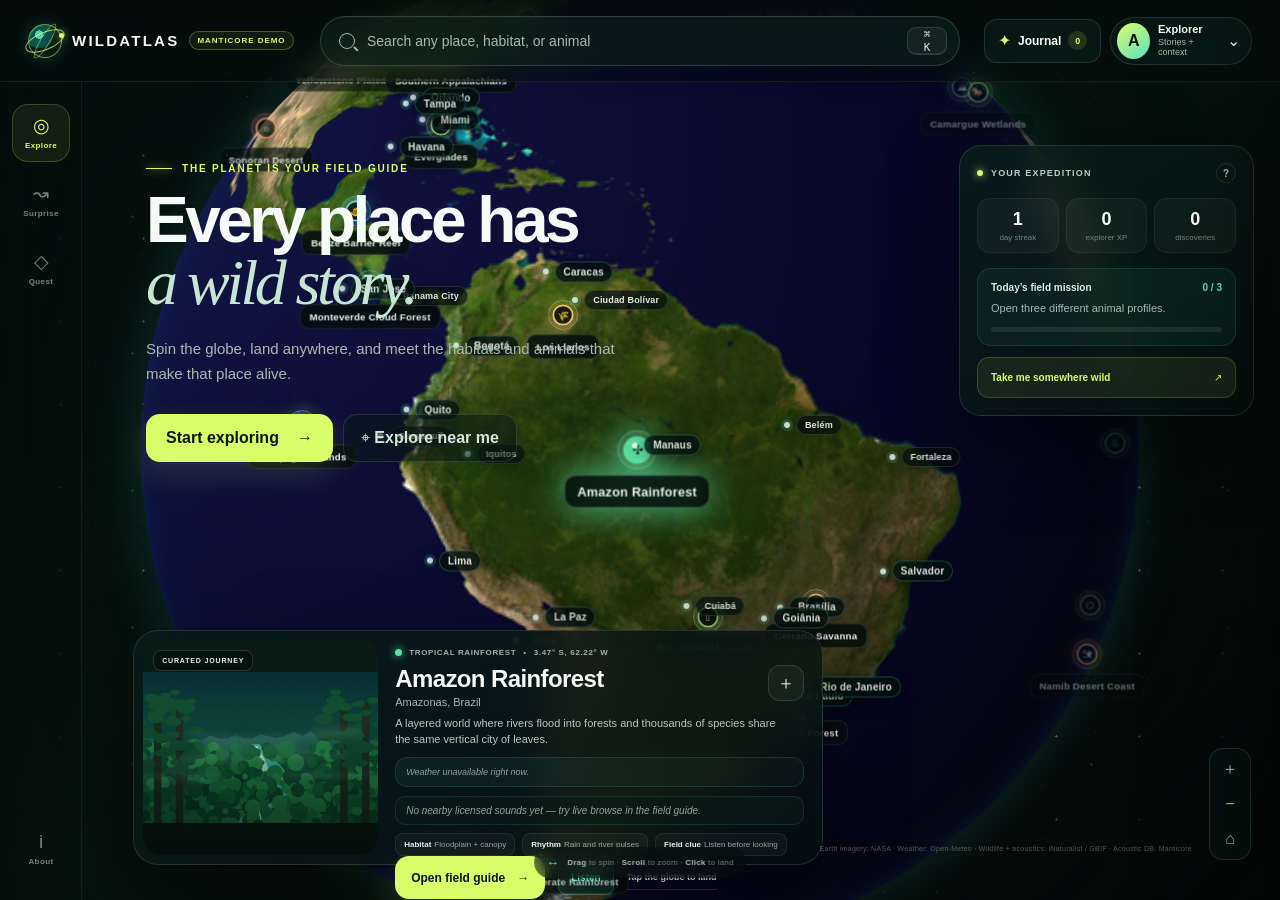
<file: atlas.html>
<!doctype html>
<html lang="en">
<head>
  <meta charset="utf-8" />
  <meta name="viewport" content="width=device-width, initial-scale=1, viewport-fit=cover" />
  <meta name="theme-color" content="#071410" />
  <meta name="description" content="WildAtlas is an immersive 3D globe and personalized wildlife encyclopedia prototype." />
  <title>WildAtlas Atlas — Habitat demo</title>
  <link rel="icon" href="data:image/svg+xml,%3Csvg xmlns='http://www.w3.org/2000/svg' viewBox='0 0 64 64'%3E%3Ccircle cx='32' cy='32' r='28' fill='%230b2a24'/%3E%3Cpath d='M18 35c8-1 8-10 16-12 8-2 13 5 15 10-2 11-10 18-20 18-6 0-11-3-15-7 1-3 2-6 4-9Z' fill='%23d8ff69'/%3E%3Cpath d='M14 28c4-10 13-16 23-15 1 4-1 7-5 9-7 3-8 7-18 6Z' fill='%235de0c5'/%3E%3C/svg%3E" />
  <link rel="stylesheet" href="atlas.css" />
</head>
<body>
  <div id="app" class="app-shell">
    <div class="space" aria-hidden="true"></div>
    <canvas id="globeCanvas" aria-label="Interactive three-dimensional globe. Drag to rotate, scroll to zoom, or click a location to explore nearby wildlife."></canvas>
    <div id="markerLayer" class="marker-layer" aria-hidden="false"></div>

    <header class="topbar">
      <button class="brand" id="homeButton" aria-label="WildAtlas home">
        <span class="brand-mark" aria-hidden="true"><span></span></span>
        <span class="brand-word">WILDATLAS</span>
        <span class="beta-pill">MANTICORE DEMO</span>
      </button>

      <button class="search-trigger" id="searchTrigger" aria-haspopup="dialog" aria-controls="searchOverlay">
        <span class="search-icon" aria-hidden="true"></span>
        <span class="search-placeholder">Search any place, habitat, or animal</span>
        <kbd><span class="desktop-key">⌘</span>K</kbd>
      </button>

      <div class="top-actions">
        <button class="icon-button journal-button" id="journalButton" aria-label="Open field journal">
          <span aria-hidden="true">✦</span>
          <span class="button-label">Journal</span>
          <span class="badge-count" id="journalCount">0</span>
        </button>
        <button class="profile-button" id="profileButton" aria-label="Open learning preferences" aria-expanded="false">
          <span class="profile-orbit" aria-hidden="true">A</span>
          <span class="profile-copy"><strong>Explorer</strong><small id="profileLevelLabel">Personalized</small></span>
          <span aria-hidden="true">⌄</span>
        </button>
      </div>
    </header>

    <nav class="side-rail" aria-label="Primary">
      <button class="rail-button active" data-nav="explore" aria-label="Explore globe" title="Explore">
        <span aria-hidden="true">◎</span><small>Explore</small>
      </button>
      <button class="rail-button" data-nav="surprise" aria-label="Surprise me with a location" title="Surprise me">
        <span aria-hidden="true">↝</span><small>Surprise</small>
      </button>
      <button class="rail-button" data-nav="quests" aria-label="View daily quest" title="Daily quest">
        <span aria-hidden="true">◇</span><small>Quest</small>
      </button>
      <button class="rail-button" data-nav="about" aria-label="About WildAtlas" title="About">
        <span aria-hidden="true">i</span><small>About</small>
      </button>
    </nav>

    <main class="experience" aria-live="polite">
      <section class="hero-copy" id="heroCopy">
        <p class="eyebrow"><span></span> THE PLANET IS YOUR FIELD GUIDE</p>
        <h1>Every place has<br /><em>a wild story.</em></h1>
        <p class="hero-sub">Spin the globe, land anywhere, and meet the habitats and animals that make that place alive.</p>
        <div class="hero-actions">
          <button class="primary-button" id="startExploring">Start exploring <span aria-hidden="true">→</span></button>
          <button class="ghost-button" id="useLocation"><span aria-hidden="true">⌖</span> Explore near me</button>
        </div>
      </section>

      <aside class="mission-card" id="missionCard" aria-label="Learning progress">
        <div class="mission-topline">
          <span class="live-dot"></span>
          <span>YOUR EXPEDITION</span>
          <button class="tiny-button" id="missionInfo" aria-label="About expeditions">?</button>
        </div>
        <div class="streak-row">
          <div><strong id="streakValue">1</strong><span>day streak</span></div>
          <div><strong id="xpValue">0</strong><span>explorer XP</span></div>
          <div><strong id="discoveriesValue">0</strong><span>discoveries</span></div>
        </div>
        <div class="quest-block">
          <div class="quest-heading"><span>Today’s field mission</span><strong id="questProgressLabel">0 / 3</strong></div>
          <p>Open three different animal profiles.</p>
          <div class="progress-track"><span id="questProgressBar"></span></div>
        </div>
        <button class="mission-button" id="surpriseButton">Take me somewhere wild <span aria-hidden="true">↗</span></button>
      </aside>

      <section class="place-card" id="placeCard" aria-label="Selected location">
        <button type="button" class="place-sheet-handle" id="placeSheetToggle" aria-expanded="false" aria-controls="placeContent">
          <span class="sheet-grip" aria-hidden="true"></span>
          <span class="sheet-toggle-label">Expand details</span>
        </button>
        <div class="place-image-wrap">
          <img id="placeImage" src="assets/biome-rainforest.jpg" alt="Stylized tropical rainforest habitat" />
          <span class="image-badge" id="placeImageBadge">CURATED JOURNEY</span>
        </div>
        <div class="place-content" id="placeContent">
          <div class="place-kicker">
            <span class="biome-dot" id="biomeDot"></span>
            <span id="placeBiome">Tropical rainforest</span>
            <span>•</span>
            <span id="placeCoords">3.47° S, 62.22° W</span>
          </div>
          <div class="place-title-row">
            <div>
              <h2 id="placeName">Amazon Rainforest</h2>
              <p id="placeRegion">Amazonas, Brazil</p>
            </div>
            <button class="round-save" id="savePlaceButton" aria-label="Save location to field journal">＋</button>
          </div>
          <p class="place-summary" id="placeSummary">A layered world where rivers flood into forests and thousands of species share the same vertical city of leaves.</p>
          <div class="place-weather" id="placeWeather" aria-live="polite">
            <span class="weather-loading">Loading local weather…</span>
          </div>
          <div class="place-acoustic" id="placeAcoustic" aria-live="polite">
            <span class="acoustic-loading">Resolving local soundscape…</span>
          </div>
          <div class="place-stats" id="placeStats"></div>
          <div class="place-actions">
            <button class="primary-button compact" id="openGuideButton">Open field guide <span aria-hidden="true">→</span></button>
            <button class="listen-button" id="listenPlaceButton" type="button">Listen</button>
            <button class="text-button" id="dropPinHint">Tap the globe to land</button>
          </div>
        </div>
      </section>
    </main>

    <div class="globe-hud" aria-label="Globe controls">
      <button id="zoomIn" aria-label="Zoom in">＋</button>
      <button id="zoomOut" aria-label="Zoom out">−</button>
      <button id="resetGlobe" aria-label="Reset globe view">⌂</button>
    </div>

    <div class="interaction-hint" id="interactionHint">
      <span class="drag-glyph" aria-hidden="true">↔</span>
      <span><strong>Drag</strong> to spin · <strong>Scroll</strong> to zoom · <strong>Click</strong> to land</span>
    </div>

    <div class="data-credit">Earth imagery: NASA · Weather: Open-Meteo · Wildlife + acoustics: iNaturalist / GBIF · Acoustic DB: Manticore</div>

    <div class="profile-popover" id="profilePopover" hidden>
      <div class="popover-head">
        <div><small>YOUR LEARNING LENS</small><h3>Make every field guide yours</h3></div>
        <button class="close-mini" data-close="profile" aria-label="Close preferences">×</button>
      </div>
      <label class="field-label" for="learningLevel">Explanation depth</label>
      <select id="learningLevel">
        <option value="curious">Curious — visual and quick</option>
        <option value="explorer" selected>Explorer — stories and context</option>
        <option value="naturalist">Naturalist — scientific detail</option>
      </select>
      <fieldset>
        <legend>Prioritize what you love</legend>
        <div class="interest-grid" id="interestGrid">
          <label><input type="checkbox" value="Bird" /> <span>Birds</span></label>
          <label><input type="checkbox" value="Mammal" checked /> <span>Mammals</span></label>
          <label><input type="checkbox" value="Marine" /> <span>Ocean life</span></label>
          <label><input type="checkbox" value="Small life" /> <span>Tiny worlds</span></label>
          <label><input type="checkbox" value="Plant" /> <span>Plants</span></label>
        </div>
      </fieldset>
      <p class="privacy-note">Saved only in this browser. No account required.</p>
    </div>

    <div class="overlay search-overlay" id="searchOverlay" role="dialog" aria-modal="true" aria-labelledby="searchTitle" hidden>
      <div class="overlay-backdrop" data-close="search"></div>
      <section class="search-panel">
        <div class="search-panel-head">
          <div class="search-input-shell">
            <span class="search-icon" aria-hidden="true"></span>
            <input id="searchInput" type="search" autocomplete="off" spellcheck="false" placeholder="Try “Borneo”, “polar bear”, or 40.7, -74.0" aria-label="Search locations and animals" />
            <button id="clearSearch" aria-label="Clear search">×</button>
          </div>
          <button class="escape-button" data-close="search">ESC</button>
        </div>
        <div class="search-body">
          <div class="search-main">
            <div class="section-heading"><span id="searchTitle">Explore the living planet</span><small id="searchStatus">CURATED + LIVE PLACE SEARCH</small></div>
            <div id="searchResults" class="search-results"></div>
          </div>
          <aside class="search-aside">
            <p class="aside-label">FEATURED JOURNEYS</p>
            <div class="journey-list" id="journeyList"></div>
            <div class="search-tip"><span>⌁</span><p><strong>Land precisely</strong><br />Paste latitude and longitude to build a field guide around any point.</p></div>
          </aside>
        </div>
      </section>
    </div>

    <aside class="guide-panel" id="guidePanel" aria-hidden="true" aria-label="Local field guide">
      <div class="guide-scroll">
        <div class="guide-sheet-handle" aria-hidden="true"><span class="sheet-grip"></span></div>
        <header class="guide-hero" id="guideHero">
          <div class="guide-hero-shade"></div>
          <button class="guide-close" id="closeGuide" aria-label="Close field guide">×</button>
          <div class="guide-hero-copy">
            <p id="guideEyebrow">LOCAL FIELD GUIDE</p>
            <h2 id="guideTitle">Amazon Rainforest</h2>
            <p id="guideSubtitle">Meet the neighbors who keep this habitat moving.</p>
            <div class="guide-meta" id="guideMeta"></div>
          </div>
        </header>
        <div class="guide-sticky">
          <div class="guide-tabs" role="tablist">
            <button class="active" role="tab" aria-selected="true" data-tab="species">Species</button>
            <button role="tab" aria-selected="false" data-tab="habitat">Habitat</button>
            <button role="tab" aria-selected="false" data-tab="mission">Field mission</button>
          </div>
          <div class="guide-tools">
            <button id="refreshLiveSpecies" class="sync-button"><span class="sync-dot"></span><span id="syncLabel">Load live sightings</span></button>
            <button id="refreshAcoustic" class="sync-button acoustic-sync" type="button"><span class="sync-dot"></span><span id="acousticSyncLabel">Browse live soundscape</span></button>
            <label class="radius-control">Radius
              <select id="radiusSelect">
                <option value="25">25 km</option>
                <option value="50" selected>50 km</option>
                <option value="100">100 km</option>
              </select>
            </label>
          </div>
        </div>
        <div class="guide-content" id="guideContent"></div>
      </div>
    </aside>

    <div class="overlay species-overlay" id="speciesOverlay" role="dialog" aria-modal="true" aria-labelledby="speciesName" hidden>
      <div class="overlay-backdrop" data-close="species"></div>
      <article class="species-modal">
        <button class="species-close" data-close="species" aria-label="Close animal profile">×</button>
        <div class="species-visual" id="speciesVisual">
          <img id="speciesPhoto" class="species-photo" alt="" decoding="async" />
          <div class="species-visual-shade"></div>
          <span class="species-big-icon" id="speciesBigIcon" aria-hidden="true">🐆</span>
          <div class="photo-credit" id="photoCredit"></div>
        </div>
        <div class="species-body">
          <div class="species-topline"><span id="speciesGroup">MAMMAL</span><button id="saveSpeciesButton" class="save-species">☆ Save</button></div>
          <h2 id="speciesName">Jaguar</h2>
          <p class="scientific" id="speciesScientific">Panthera onca</p>
          <div class="personalized-badge" id="personalizedBadge">EXPLORER LENS</div>
          <p class="species-lede" id="speciesLede"></p>
          <div class="fact-grid" id="speciesFacts"></div>
          <section class="why-section">
            <h3>Why it belongs here</h3>
            <p id="speciesRole"></p>
          </section>
          <section class="look-section">
            <h3>Look and listen for</h3>
            <p id="speciesLook"></p>
          </section>
          <div class="mini-quiz" id="miniQuiz"></div>
        </div>
      </article>
    </div>

    <div class="overlay journal-overlay" id="journalOverlay" role="dialog" aria-modal="true" aria-labelledby="journalTitle" hidden>
      <div class="overlay-backdrop" data-close="journal"></div>
      <section class="journal-panel">
        <div class="journal-head">
          <div><small>YOUR PERSONAL ENCYCLOPEDIA</small><h2 id="journalTitle">Field journal</h2></div>
          <button data-close="journal" aria-label="Close field journal">×</button>
        </div>
        <div class="journal-summary" id="journalSummary"></div>
        <div class="journal-content" id="journalContent"></div>
      </section>
    </div>

    <div class="overlay about-overlay" id="aboutOverlay" role="dialog" aria-modal="true" aria-labelledby="aboutTitle" hidden>
      <div class="overlay-backdrop" data-close="about"></div>
      <section class="about-panel">
        <button data-close="about" class="about-close" aria-label="Close about panel">×</button>
        <p class="eyebrow"><span></span> FREE EDUCATION, BUILT FOR CURIOSITY</p>
        <h2 id="aboutTitle">A globe that becomes a living encyclopedia.</h2>
        <p>WildAtlas is an interactive product prototype: explore curated ecosystems, drop a pin anywhere, and—when online—load nearby community wildlife observations and photos.</p>
        <div class="about-grid">
          <div><strong>01</strong><h3>Explore spatially</h3><p>Place comes first. Habitat, climate, and species are connected in one view.</p></div>
          <div><strong>02</strong><h3>Learn your way</h3><p>Switch between quick visual explanations, narrative context, and scientific detail.</p></div>
          <div><strong>03</strong><h3>Collect wonder</h3><p>Save species, complete small missions, and build a personal field journal without an account.</p></div>
        </div>
        <div class="credits-box products-box">
          <strong>WildAtlas products</strong>
          <p class="product-links">
            <a href="/">Field Node</a>
            <span aria-hidden="true">·</span>
            <a href="/nestvue">NestVue</a>
          </p>
          <p>Private, local-first wildlife hardware from Manticore — habitat-scale Field Nodes, or NestVue for backyard nest monitoring.</p>
        </div>
        <div class="credits-box">
          <strong>Prototype data and imagery</strong>
          <p>NASA Blue Marble earth texture; optional live observations, photos, and sounds from iNaturalist; GBIF sound occurrences for live acoustic browse; Open-Meteo / GeoNames for places and weather. Manticore Acoustic seeds a local ecosystem soundscape database and falls back to live archives when a pin is outside coverage. Curated educational copy is illustrative and should be editorially reviewed before production use.</p>
        </div>
      </section>
    </div>

    <div class="toast" id="toast" role="status" aria-live="polite"></div>
  </div>

  <noscript><div class="noscript">WildAtlas needs JavaScript to render the interactive globe.</div></noscript>
  <script src="data/places.js" defer></script>
  <script src="data/habitat-extras.js" defer></script>
  <script src="data/content.js" defer></script>
  <script src="data/acoustic-ecosystems.js" defer></script>
  <script src="data/acoustic-service.js" defer></script>
  <script src="app.js" defer></script>
</body>
</html>
</file>
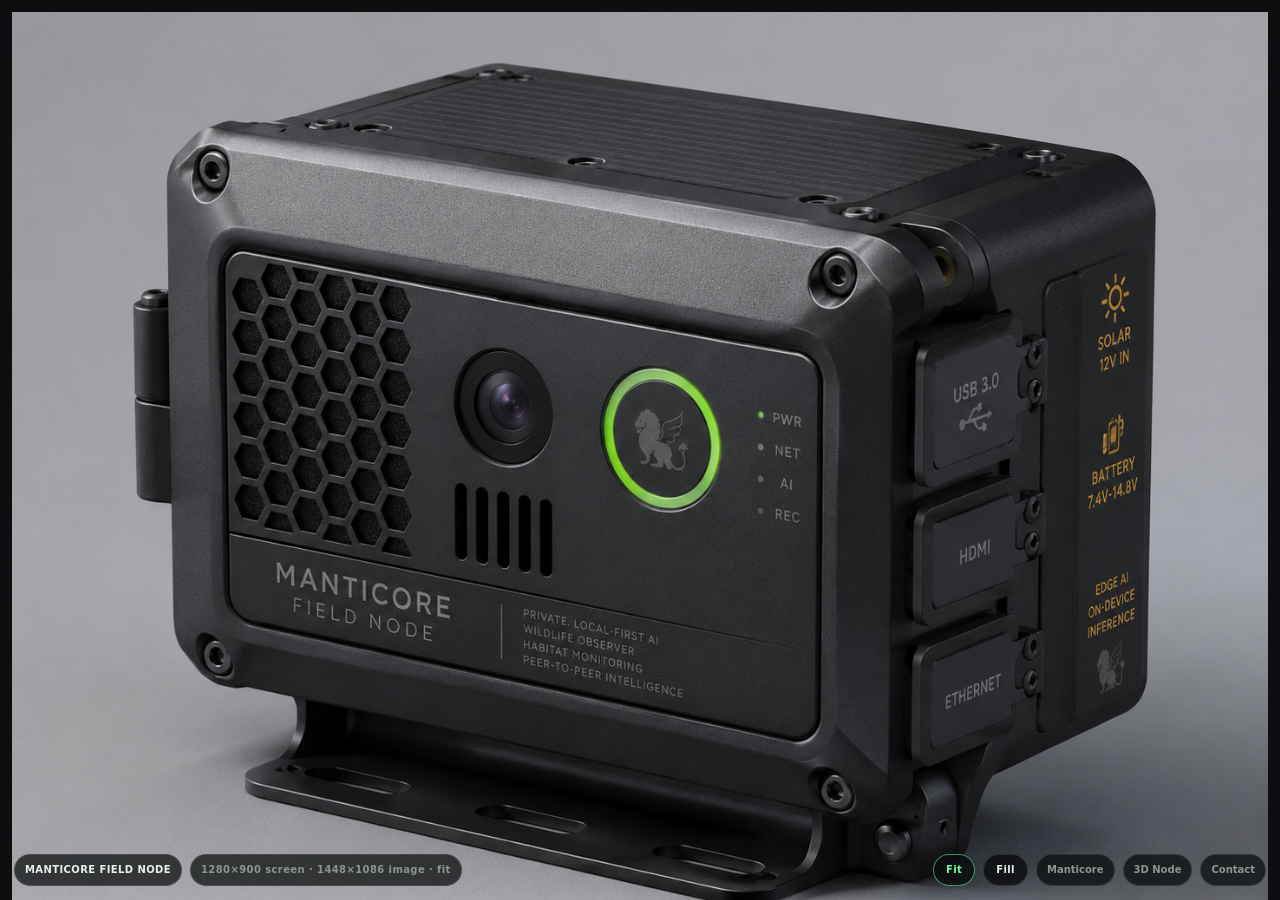
<file: field-node.html>
<!DOCTYPE html>
<html lang="en">
<head>
  <meta charset="UTF-8" />
  <meta name="viewport" content="width=device-width, initial-scale=1, viewport-fit=cover" />
  <title>Manticore Field Node</title>
  <style>
    :root {
      color-scheme: dark;
      --bg: #0c0e10;
      --fg: #e8eee9;
      --muted: #8a9690;
      --line: rgba(255,255,255,.12);
      --accent: #6dff9a;
    }

    * { box-sizing: border-box; }

    html, body {
      margin: 0;
      width: 100%;
      height: 100%;
      background: var(--bg);
      color: var(--fg);
      font: 600 12px/1.4 "Segoe UI", system-ui, sans-serif;
      overflow: hidden;
    }

    .stage {
      position: fixed;
      inset: 0;
      width: 100vw;
      height: 100vh;
      height: 100dvh;
      padding:
        max(12px, env(safe-area-inset-top))
        max(12px, env(safe-area-inset-right))
        max(12px, env(safe-area-inset-bottom))
        max(12px, env(safe-area-inset-left));
      display: grid;
      place-items: center;
      background:
        radial-gradient(ellipse at 50% 42%, rgba(109,255,154,.08), transparent 48%),
        var(--bg);
    }

    .frame {
      position: relative;
      width: 100%;
      height: 100%;
      min-width: 0;
      min-height: 0;
      display: grid;
      place-items: center;
    }

    .frame img {
      display: block;
      width: 100%;
      height: 100%;
      max-width: 100%;
      max-height: 100%;
      object-fit: contain;
      object-position: center;
      user-select: none;
      -webkit-user-drag: none;
    }

    /* Cover mode: fill the screen, may crop edges */
    body.mode-cover .frame img {
      object-fit: cover;
    }

    .hud {
      position: fixed;
      z-index: 2;
      left: max(14px, env(safe-area-inset-left));
      right: max(14px, env(safe-area-inset-right));
      bottom: max(14px, env(safe-area-inset-bottom));
      display: flex;
      flex-wrap: wrap;
      gap: 8px;
      align-items: center;
      justify-content: space-between;
      pointer-events: none;
    }

    .hud .meta,
    .hud .controls {
      pointer-events: auto;
      display: flex;
      flex-wrap: wrap;
      gap: 8px;
      align-items: center;
    }

    .chip {
      padding: 8px 10px;
      border: 1px solid var(--line);
      border-radius: 999px;
      background: rgba(8, 10, 12, .72);
      backdrop-filter: blur(10px);
      color: var(--muted);
      font-size: 10px;
      letter-spacing: .04em;
    }

    .chip strong { color: var(--fg); font-weight: 750; }

    .controls button {
      appearance: none;
      border: 1px solid var(--line);
      border-radius: 999px;
      background: rgba(8, 10, 12, .78);
      color: var(--fg);
      padding: 8px 12px;
      font: inherit;
      font-size: 10px;
      font-weight: 750;
      letter-spacing: .04em;
      cursor: pointer;
      backdrop-filter: blur(10px);
    }

    .controls button[aria-pressed="true"] {
      border-color: color-mix(in srgb, var(--accent) 55%, transparent);
      color: var(--accent);
    }

    .controls a {
      color: var(--muted);
      text-decoration: none;
      padding: 8px 10px;
      border: 1px solid var(--line);
      border-radius: 999px;
      background: rgba(8, 10, 12, .72);
      backdrop-filter: blur(10px);
      font-size: 10px;
      font-weight: 750;
    }

    @media (max-width: 640px) {
      .chip .detail { display: none; }
    }
  </style>
</head>
<body>
  <main class="stage" id="stage">
    <div class="frame">
      <img
        id="hero"
        src="assets/manticore-field-node/Manticore-Field-Node.png"
        alt="Manticore Field Node — rugged wildlife observer and habitat monitoring device"
        decoding="async"
        fetchpriority="high"
      />
    </div>
  </main>

  <div class="hud">
    <div class="meta">
      <span class="chip"><strong>MANTICORE FIELD NODE</strong></span>
      <span class="chip detail" id="sizeChip">Fitting to viewport…</span>
    </div>
    <div class="controls">
      <button type="button" id="fitBtn" aria-pressed="true">Fit</button>
      <button type="button" id="fillBtn" aria-pressed="false">Fill</button>
      <a href="/">Manticore</a>
      <a href="/#configure">3D Node</a>
      <a href="mailto:lucas@manticore.email?subject=Manticore%20Field%20Node%20%E2%80%94%20install%20request">Contact</a>
    </div>
  </div>

  <script>
    (() => {
      const img = document.getElementById("hero");
      const sizeChip = document.getElementById("sizeChip");
      const fitBtn = document.getElementById("fitBtn");
      const fillBtn = document.getElementById("fillBtn");
      const params = new URLSearchParams(location.search);
      const src = params.get("src");
      if (src) img.src = src;

      const setMode = (mode) => {
        const cover = mode === "cover";
        document.body.classList.toggle("mode-cover", cover);
        fitBtn.setAttribute("aria-pressed", String(!cover));
        fillBtn.setAttribute("aria-pressed", String(cover));
        try { localStorage.setItem("manticore-image-fit", cover ? "cover" : "contain"); } catch {}
        updateMetrics();
      };

      const updateMetrics = () => {
        const vw = Math.round(window.visualViewport?.width || window.innerWidth);
        const vh = Math.round(window.visualViewport?.height || window.innerHeight);
        const nw = img.naturalWidth || 0;
        const nh = img.naturalHeight || 0;
        const mode = document.body.classList.contains("mode-cover") ? "fill" : "fit";
        sizeChip.textContent = nw && nh
          ? `${vw}×${vh} screen · ${nw}×${nh} image · ${mode}`
          : `${vw}×${vh} screen · ${mode}`;
      };

      const saved = (() => {
        try { return localStorage.getItem("manticore-image-fit"); } catch { return null; }
      })();
      setMode(params.get("fit") === "cover" || saved === "cover" ? "cover" : "contain");

      fitBtn.addEventListener("click", () => setMode("contain"));
      fillBtn.addEventListener("click", () => setMode("cover"));
      img.addEventListener("load", updateMetrics);
      window.addEventListener("resize", updateMetrics);
      window.visualViewport?.addEventListener("resize", updateMetrics);
      window.visualViewport?.addEventListener("scroll", updateMetrics);
      updateMetrics();
    })();
  </script>
</body>
</html>
</file>
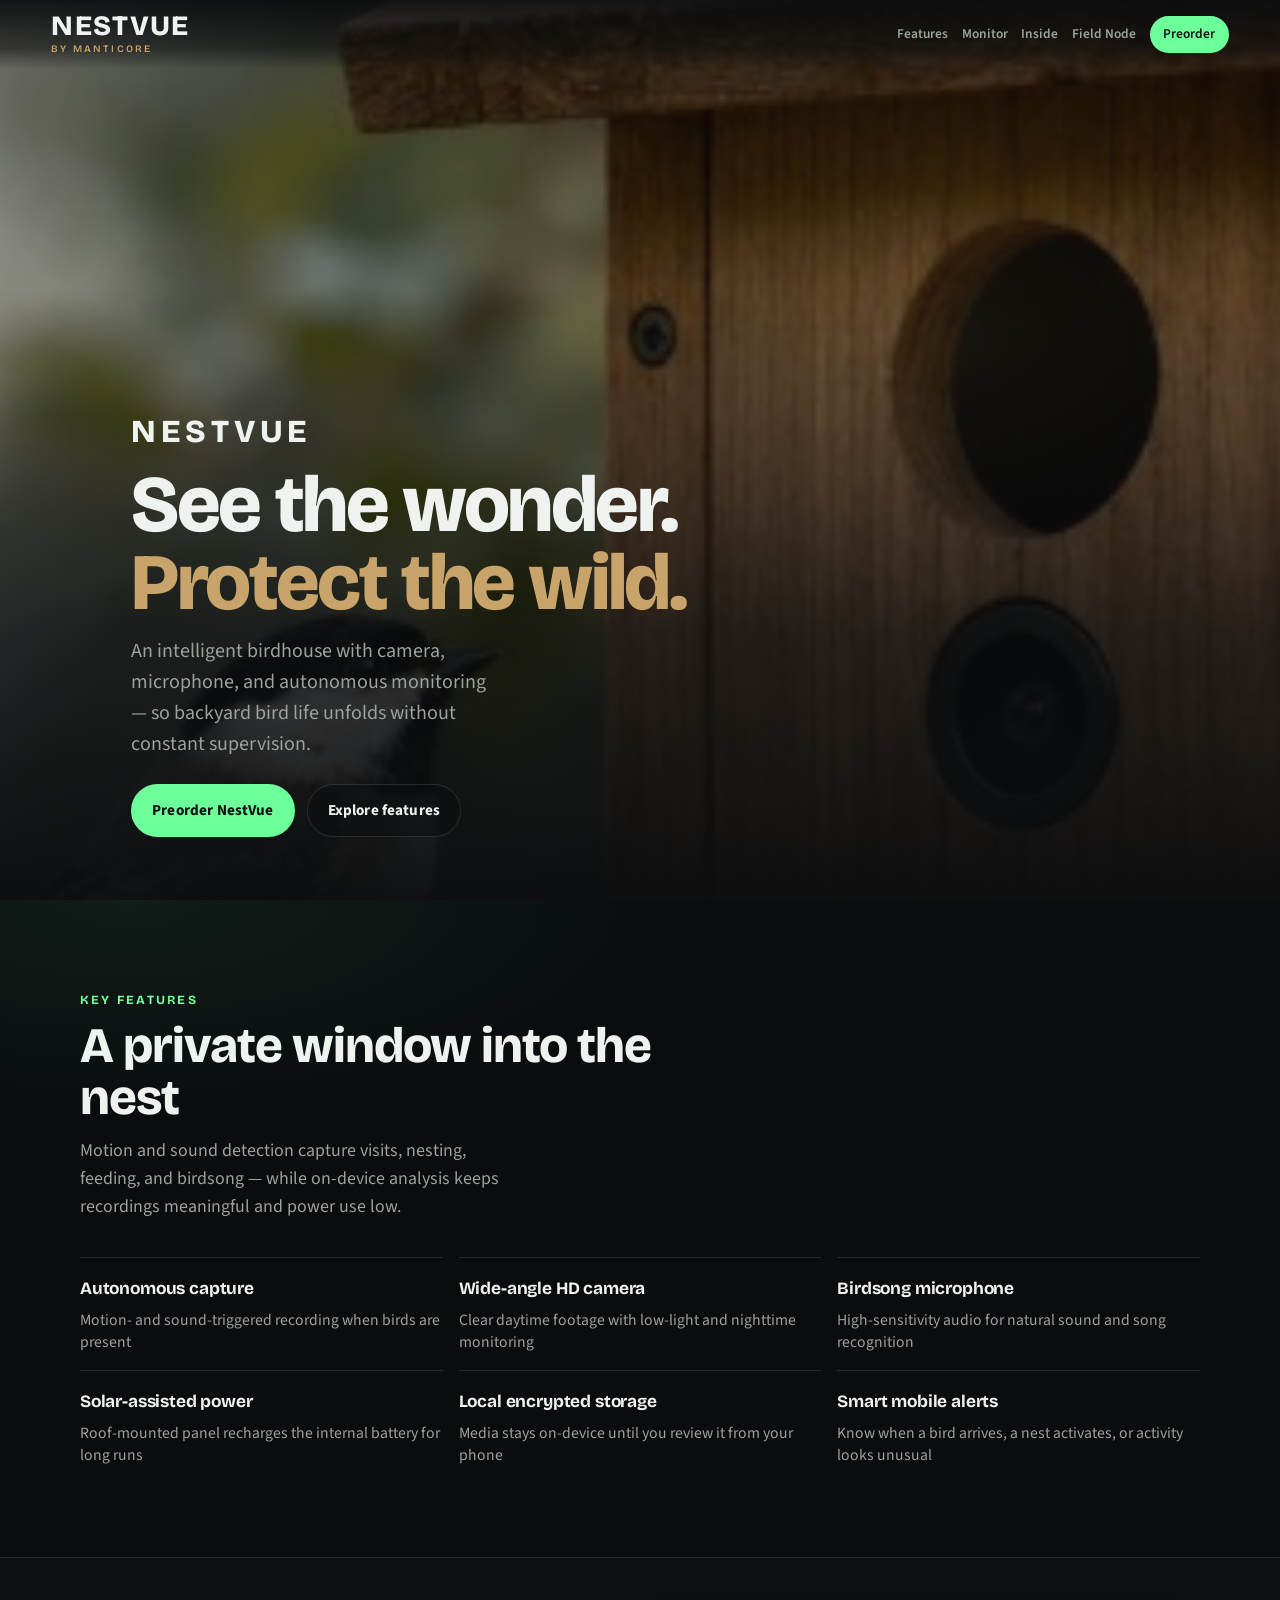
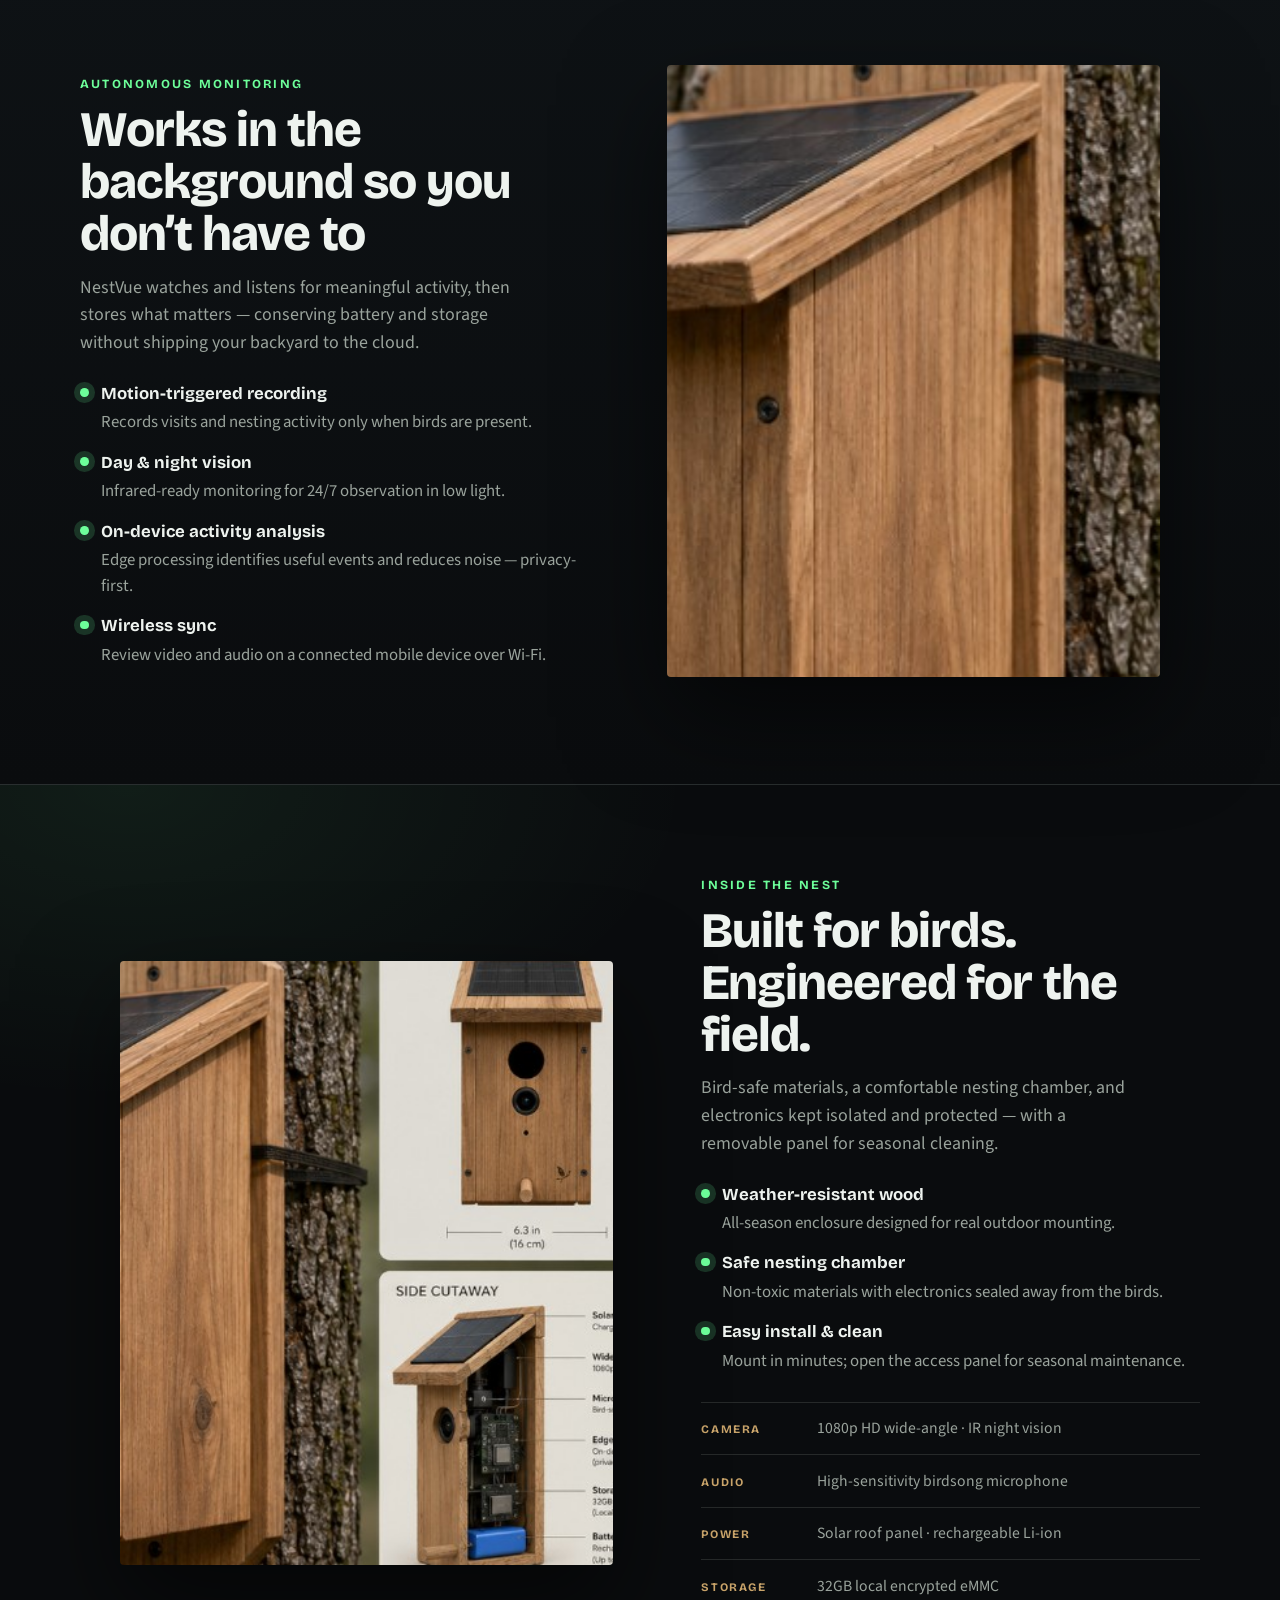
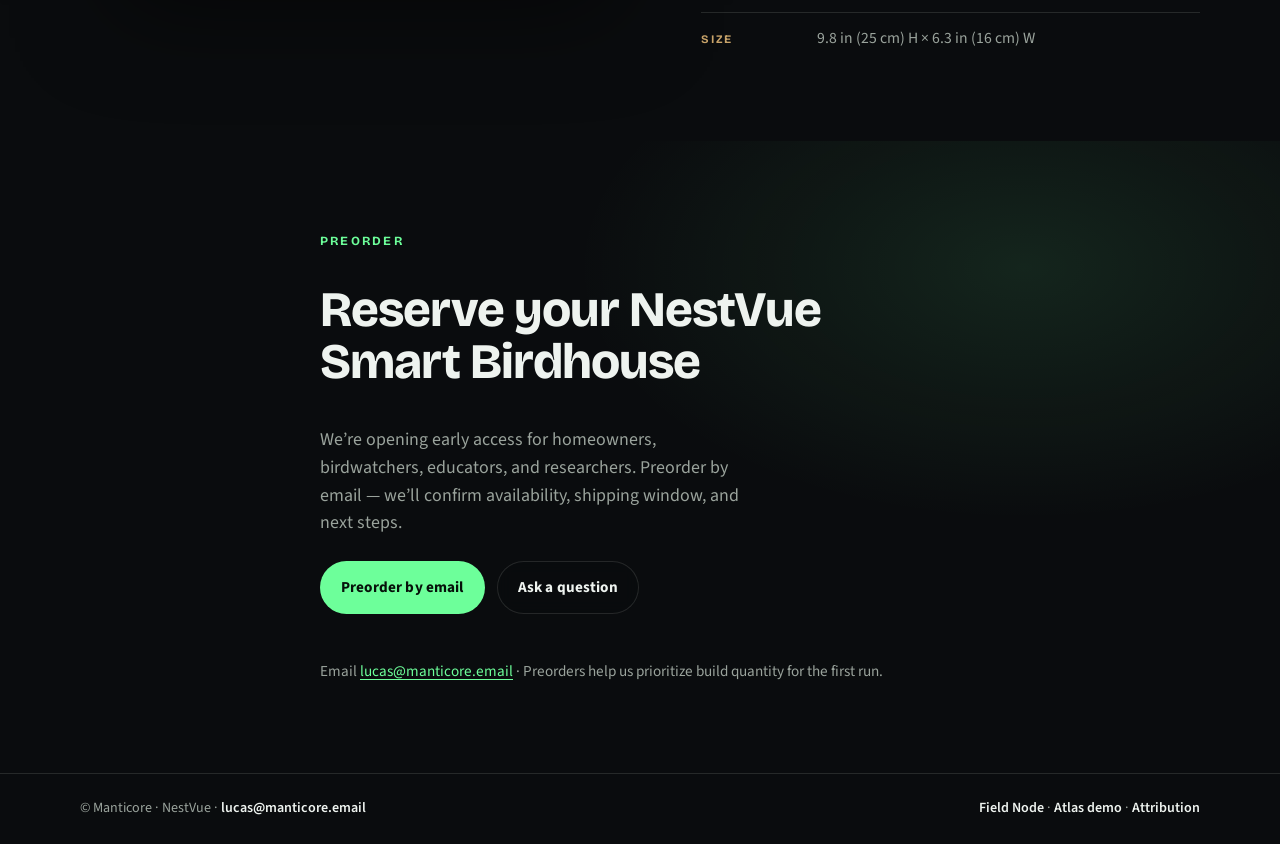
<file: nestvue.html>
<!DOCTYPE html>
<html lang="en">
<head>
  <meta charset="utf-8" />
  <meta name="viewport" content="width=device-width, initial-scale=1, viewport-fit=cover" />
  <meta name="theme-color" content="#0a0c0e" />
  <meta name="description" content="NestVue Smart Birdhouse — see the wonder, protect the wild. Autonomous camera, birdsong mic, solar power, and local encrypted storage. Preorder now." />
  <title>NestVue Smart Birdhouse — Preorder · Manticore</title>
  <link rel="preconnect" href="https://fonts.googleapis.com" />
  <link rel="preconnect" href="https://fonts.gstatic.com" crossorigin />
  <link href="https://fonts.googleapis.com/css2?family=Bricolage+Grotesque:opsz,wght@12..96,500..800&family=Source+Sans+3:wght@400;600;700&display=swap" rel="stylesheet" />
  <link rel="icon" href="data:image/svg+xml,%3Csvg xmlns='http://www.w3.org/2000/svg' viewBox='0 0 64 64'%3E%3Crect width='64' height='64' rx='12' fill='%230a0c0e'/%3E%3Cpath d='M20 40c6-14 18-22 24-24-2 8-4 18-10 26-4 5-10 8-14 8z' fill='none' stroke='%236dff9a' stroke-width='4' stroke-linejoin='round'/%3E%3C/svg%3E" />
  <link rel="stylesheet" href="manticore.css" />
  <link rel="stylesheet" href="nestvue.css" />
</head>
<body class="nestvue-page">
  <a class="skip" href="#main">Skip to content</a>

  <header class="nav">
    <a class="brand" href="/nestvue">
      <strong>NestVue</strong>
      <span>by Manticore</span>
    </a>
    <nav class="nav-links" aria-label="Primary">
      <a href="#features">Features</a>
      <a href="#monitor">Monitor</a>
      <a href="#inside">Inside</a>
      <a href="/">Field Node</a>
      <a class="nav-cta" href="#preorder">Preorder</a>
    </nav>
  </header>

  <main id="main">
    <section class="hero nestvue-hero" aria-label="NestVue Smart Birdhouse">
      <div class="hero-visual" aria-hidden="true">
        <img
          src="assets/nestvue-smart-birdhouse/nestvue-product.png"
          alt=""
          width="287"
          height="434"
          fetchpriority="high"
          decoding="async"
        />
      </div>
      <div class="hero-copy">
        <p class="hero-brand">NestVue</p>
        <h1>See the wonder. <em>Protect the wild.</em></h1>
        <p class="hero-lead">An intelligent birdhouse with camera, microphone, and autonomous monitoring — so backyard bird life unfolds without constant supervision.</p>
        <div class="cta-row">
          <a class="btn btn-primary" href="#preorder">Preorder NestVue</a>
          <a class="btn btn-ghost" href="#features">Explore features</a>
        </div>
      </div>
    </section>

    <section class="section band" id="features">
      <div class="section-inner">
        <p class="section-kicker">Key features</p>
        <h2>A private window into the nest</h2>
        <p class="section-lead">Motion and sound detection capture visits, nesting, feeding, and birdsong — while on-device analysis keeps recordings meaningful and power use low.</p>

        <ul class="feature-grid" role="list">
          <li>
            <strong>Autonomous capture</strong>
            <span>Motion- and sound-triggered recording when birds are present</span>
          </li>
          <li>
            <strong>Wide-angle HD camera</strong>
            <span>Clear daytime footage with low-light and nighttime monitoring</span>
          </li>
          <li>
            <strong>Birdsong microphone</strong>
            <span>High-sensitivity audio for natural sound and song recognition</span>
          </li>
          <li>
            <strong>Solar-assisted power</strong>
            <span>Roof-mounted panel recharges the internal battery for long runs</span>
          </li>
          <li>
            <strong>Local encrypted storage</strong>
            <span>Media stays on-device until you review it from your phone</span>
          </li>
          <li>
            <strong>Smart mobile alerts</strong>
            <span>Know when a bird arrives, a nest activates, or activity looks unusual</span>
          </li>
        </ul>
      </div>
    </section>

    <section class="section band-alt" id="monitor">
      <div class="section-inner split">
        <div class="split-copy">
          <p class="section-kicker">Autonomous monitoring</p>
          <h2>Works in the background so you don’t have to</h2>
          <p class="section-lead">NestVue watches and listens for meaningful activity, then stores what matters — conserving battery and storage without shipping your backyard to the cloud.</p>
          <ul class="point-list">
            <li>
              <span class="point-mark" aria-hidden="true"></span>
              <div>
                <strong>Motion-triggered recording</strong>
                Records visits and nesting activity only when birds are present.
              </div>
            </li>
            <li>
              <span class="point-mark" aria-hidden="true"></span>
              <div>
                <strong>Day &amp; night vision</strong>
                Infrared-ready monitoring for 24/7 observation in low light.
              </div>
            </li>
            <li>
              <span class="point-mark" aria-hidden="true"></span>
              <div>
                <strong>On-device activity analysis</strong>
                Edge processing identifies useful events and reduces noise — privacy-first.
              </div>
            </li>
            <li>
              <span class="point-mark" aria-hidden="true"></span>
              <div>
                <strong>Wireless sync</strong>
                Review video and audio on a connected mobile device over Wi‑Fi.
              </div>
            </li>
          </ul>
        </div>
        <figure class="schema-frame nestvue-frame">
          <img
            src="assets/nestvue-smart-birdhouse/nestvue-cutaway.png"
            alt="NestVue Smart Birdhouse mounted on a tree with integrated roof solar panel"
            width="246"
            height="362"
            loading="lazy"
            decoding="async"
          />
        </figure>
      </div>
    </section>

    <section class="section band" id="inside">
      <div class="section-inner split reverse">
        <div class="split-copy">
          <p class="section-kicker">Inside the nest</p>
          <h2>Built for birds. Engineered for the field.</h2>
          <p class="section-lead">Bird-safe materials, a comfortable nesting chamber, and electronics kept isolated and protected — with a removable panel for seasonal cleaning.</p>
          <ul class="point-list">
            <li>
              <span class="point-mark" aria-hidden="true"></span>
              <div>
                <strong>Weather-resistant wood</strong>
                All-season enclosure designed for real outdoor mounting.
              </div>
            </li>
            <li>
              <span class="point-mark" aria-hidden="true"></span>
              <div>
                <strong>Safe nesting chamber</strong>
                Non-toxic materials with electronics sealed away from the birds.
              </div>
            </li>
            <li>
              <span class="point-mark" aria-hidden="true"></span>
              <div>
                <strong>Easy install &amp; clean</strong>
                Mount in minutes; open the access panel for seasonal maintenance.
              </div>
            </li>
          </ul>
          <dl class="spec-list">
            <div>
              <dt>Camera</dt>
              <dd>1080p HD wide-angle · IR night vision</dd>
            </div>
            <div>
              <dt>Audio</dt>
              <dd>High-sensitivity birdsong microphone</dd>
            </div>
            <div>
              <dt>Power</dt>
              <dd>Solar roof panel · rechargeable Li-ion</dd>
            </div>
            <div>
              <dt>Storage</dt>
              <dd>32GB local encrypted eMMC</dd>
            </div>
            <div>
              <dt>Size</dt>
              <dd>9.8 in (25 cm) H × 6.3 in (16 cm) W</dd>
            </div>
          </dl>
        </div>
        <figure class="schema-frame nestvue-frame">
          <img
            src="assets/nestvue-smart-birdhouse/nestvue-specs.png"
            alt="NestVue dimensions, front view, and side cutaway showing camera, solar panel, edge AI, storage, and battery"
            width="379"
            height="464"
            loading="lazy"
            decoding="async"
          />
        </figure>
      </div>
    </section>

    <section class="section closing" id="preorder">
      <div class="section-inner nestvue-preorder">
        <p class="section-kicker">Preorder</p>
        <h2>Reserve your NestVue Smart Birdhouse</h2>
        <p class="section-lead">We’re opening early access for homeowners, birdwatchers, educators, and researchers. Preorder by email — we’ll confirm availability, shipping window, and next steps.</p>
        <div class="cta-row">
          <a
            class="btn btn-primary"
            href="mailto:lucas@manticore.email?subject=NestVue%20Smart%20Birdhouse%20%E2%80%94%20preorder&body=Hi%20Manticore%2C%0A%0AI%27d%20like%20to%20preorder%20a%20NestVue%20Smart%20Birdhouse.%0A%0AName%3A%0ALocation%20%2F%20shipping%20region%3A%0AQuantity%3A%201%0AIntended%20use%20(home%20%2F%20education%20%2F%20research)%3A%0ANotes%3A%0A"
          >Preorder by email</a>
          <a class="btn btn-ghost" href="mailto:lucas@manticore.email?subject=NestVue%20Smart%20Birdhouse%20%E2%80%94%20question">Ask a question</a>
        </div>
        <p class="preorder-note">Email <a href="mailto:lucas@manticore.email">lucas@manticore.email</a> · Preorders help us prioritize build quantity for the first run.</p>
      </div>
    </section>
  </main>

  <footer class="footer">
    <div class="footer-inner">
      <span>© Manticore · NestVue · <a href="mailto:lucas@manticore.email">lucas@manticore.email</a></span>
      <span>
        <a href="/">Field Node</a>
        ·
        <a href="/atlas" target="_blank" rel="noopener noreferrer">Atlas demo</a>
        ·
        <a href="ATTRIBUTION.md">Attribution</a>
      </span>
    </div>
  </footer>
</body>
</html>
</file>
<file: atlas.css>
:root {
  color-scheme: dark;
  --bg: #06100e;
  --bg-deep: #030908;
  --panel: rgba(9, 25, 22, 0.78);
  --panel-strong: rgba(7, 22, 19, 0.94);
  --panel-soft: rgba(17, 42, 36, 0.6);
  --line: rgba(226, 255, 239, 0.12);
  --line-strong: rgba(226, 255, 239, 0.22);
  --text: #f5fbf6;
  --muted: #a7b9b0;
  --muted-2: #71867d;
  --lime: #d8ff69;
  --mint: #5de0c5;
  --blue: #55aaff;
  --amber: #ffbd66;
  --danger: #ff7c7c;
  --shadow: 0 28px 80px rgba(0, 0, 0, 0.42);
  --radius-xl: 30px;
  --radius-lg: 22px;
  --radius-md: 16px;
  --topbar-h: 82px;
  --rail-w: 82px;
  --ease: cubic-bezier(.2, .78, .2, 1);
}

* { box-sizing: border-box; }

html, body {
  width: 100%;
  height: 100%;
  margin: 0;
  overflow: hidden;
  background: var(--bg-deep);
  color: var(--text);
  font-family: Inter, ui-sans-serif, -apple-system, BlinkMacSystemFont, "Segoe UI", Helvetica, Arial, sans-serif;
  font-synthesis: none;
  text-rendering: optimizeLegibility;
}

button, input, select { font: inherit; }
button { color: inherit; }
button, a, select { -webkit-tap-highlight-color: transparent; }
button:focus-visible, input:focus-visible, select:focus-visible {
  outline: 2px solid var(--lime);
  outline-offset: 3px;
}

.app-shell {
  position: relative;
  width: 100%;
  height: 100%;
  min-height: 620px;
  isolation: isolate;
  overflow: hidden;
  background:
    radial-gradient(circle at 48% 45%, rgba(24, 87, 77, .18), transparent 33%),
    linear-gradient(145deg, #04100e 0%, #071711 45%, #030807 100%);
}

.space {
  position: absolute;
  inset: 0;
  z-index: -4;
  opacity: .8;
  background-image:
    radial-gradient(circle, rgba(255,255,255,.65) 0 1px, transparent 1.2px),
    radial-gradient(circle, rgba(119,224,203,.55) 0 1px, transparent 1.3px),
    radial-gradient(circle, rgba(255,255,255,.35) 0 .8px, transparent 1px);
  background-size: 83px 83px, 137px 137px, 53px 53px;
  background-position: 19px 31px, 64px 11px, 9px 17px;
  mask-image: radial-gradient(circle at center, black 0 58%, transparent 95%);
}

.space::after {
  content: "";
  position: absolute;
  inset: 0;
  background:
    radial-gradient(circle at 50% 50%, transparent 0 30%, rgba(1, 4, 4, .08) 55%, rgba(1, 4, 4, .7) 100%),
    linear-gradient(90deg, rgba(2,9,8,.55), transparent 25%, transparent 72%, rgba(2,9,8,.5));
}

#globeCanvas {
  position: absolute;
  inset: 0;
  z-index: -2;
  width: 100%;
  height: 100%;
  display: block;
  cursor: grab;
  touch-action: none;
  filter: drop-shadow(0 0 28px rgba(57, 180, 170, .16));
}

#globeCanvas:active { cursor: grabbing; }

.marker-layer {
  position: absolute;
  inset: 0;
  z-index: 2;
  pointer-events: none;
}

.globe-marker {
  --marker-color: var(--lime);
  position: absolute;
  width: 44px;
  height: 44px;
  margin: -22px 0 0 -22px;
  border: 0;
  background: transparent;
  pointer-events: auto;
  cursor: pointer;
  transform: translate3d(0,0,0) scale(.88);
  transition: opacity .18s linear, transform .25s var(--ease), filter .25s ease;
}

.globe-marker[hidden] { display: none; }
.globe-marker .pin-core {
  position: absolute;
  inset: 10px;
  border-radius: 50%;
  display: grid;
  place-items: center;
  background: rgba(4, 18, 16, .82);
  border: 2px solid var(--marker-color);
  box-shadow: 0 0 0 5px rgba(255,255,255,.06), 0 0 22px color-mix(in srgb, var(--marker-color) 48%, transparent);
  font-size: 11px;
  font-weight: 900;
}

.globe-marker .pin-pulse {
  position: absolute;
  inset: 5px;
  border-radius: 50%;
  border: 1px solid var(--marker-color);
  opacity: .4;
  animation: pulse-ring 2.4s ease-out infinite;
}

.globe-marker::after {
  content: attr(data-label);
  position: absolute;
  left: 50%;
  top: 44px;
  transform: translateX(-50%) translateY(-3px);
  white-space: nowrap;
  padding: 7px 10px;
  border: 1px solid var(--line);
  border-radius: 10px;
  background: rgba(4, 15, 13, .86);
  color: #eef8f1;
  font-size: 11px;
  font-weight: 750;
  letter-spacing: .02em;
  opacity: 0;
  pointer-events: none;
  transition: opacity .18s ease, transform .18s ease;
  backdrop-filter: blur(12px);
}

.globe-marker:hover::after,
.globe-marker:focus-visible::after,
.globe-marker.selected::after,
.globe-marker.label-open::after { opacity: 1; transform: translateX(-50%) translateY(0); }
.globe-marker:hover { transform: translate3d(0,0,0) scale(1.08); }
.globe-marker.selected { transform: translate3d(0,0,0) scale(1.15); filter: drop-shadow(0 0 16px var(--marker-color)); }
.globe-marker.selected .pin-core { background: var(--marker-color); color: #07110e; }

.place-label {
  position: absolute;
  z-index: 1;
  display: flex;
  align-items: center;
  gap: 6px;
  margin: 0;
  padding: 0;
  border: 0;
  background: transparent;
  color: #e7f4ec;
  cursor: pointer;
  pointer-events: none;
  opacity: 0;
  transform: translate(-50%, -50%);
  transition: opacity .18s ease, transform .18s ease;
  filter: drop-shadow(0 2px 8px rgba(0,0,0,.45));
}
.place-label.is-visible { pointer-events: auto; }
.place-label .place-dot {
  width: 6px;
  height: 6px;
  border-radius: 50%;
  background: rgba(232, 246, 236, .9);
  box-shadow: 0 0 0 3px rgba(93,224,197,.18);
  flex: 0 0 auto;
}
.place-label .place-name {
  padding: 4px 8px;
  border: 1px solid rgba(255,255,255,.12);
  border-radius: 999px;
  background: rgba(4, 16, 13, .72);
  backdrop-filter: blur(10px);
  font-size: 9px;
  font-weight: 700;
  letter-spacing: .02em;
  white-space: nowrap;
  max-width: 140px;
  overflow: hidden;
  text-overflow: ellipsis;
}
.place-label.rank-1 .place-name {
  font-size: 10px;
  font-weight: 800;
  background: rgba(4, 18, 15, .82);
  border-color: rgba(93,224,197,.28);
}
.place-label.rank-3 .place-name {
  font-size: 8px;
  font-weight: 650;
  color: rgba(230,242,234,.88);
}
.place-label:hover .place-name,
.place-label:focus-visible .place-name {
  border-color: rgba(216,255,105,.45);
  color: #f4ffe8;
}

@keyframes pulse-ring {
  0% { transform: scale(.7); opacity: .55; }
  75%, 100% { transform: scale(1.65); opacity: 0; }
}

.topbar {
  position: absolute;
  z-index: 20;
  left: 0;
  right: 0;
  top: 0;
  height: var(--topbar-h);
  display: grid;
  grid-template-columns: minmax(230px, 1fr) minmax(360px, 640px) minmax(230px, 1fr);
  align-items: center;
  gap: 24px;
  padding: 14px 28px;
  border-bottom: 1px solid rgba(230,255,240,.08);
  background: linear-gradient(180deg, rgba(3, 11, 9, .86), rgba(3, 11, 9, .38));
  backdrop-filter: blur(18px) saturate(1.1);
}

.brand {
  justify-self: start;
  display: inline-flex;
  align-items: center;
  gap: 10px;
  border: 0;
  background: none;
  cursor: pointer;
  padding: 5px 0;
}

.brand-mark {
  position: relative;
  width: 34px;
  height: 34px;
  border: 1px solid rgba(216,255,105,.5);
  border-radius: 50%;
  background: radial-gradient(circle at 32% 30%, #50d7b6 0 13%, #0b5a50 14% 43%, #08251f 44% 100%);
  box-shadow: inset -8px -5px 12px rgba(0,0,0,.35), 0 0 16px rgba(93,224,197,.22);
}

.brand-mark::before, .brand-mark::after {
  content: "";
  position: absolute;
  border: 1px solid rgba(216,255,105,.72);
  border-radius: 50%;
  inset: 7px -5px;
  transform: rotate(-23deg);
}
.brand-mark::after { inset: -4px 11px; transform: rotate(31deg); opacity: .65; }
.brand-mark span { position: absolute; width: 5px; height: 5px; background: var(--lime); border-radius: 50%; right: -3px; top: 8px; box-shadow: 0 0 8px var(--lime); }

.brand-word {
  font-size: 15px;
  font-weight: 850;
  letter-spacing: .15em;
}

.beta-pill {
  border: 1px solid rgba(216,255,105,.28);
  color: var(--lime);
  background: rgba(216,255,105,.07);
  border-radius: 999px;
  padding: 4px 7px;
  font-size: 8px;
  font-weight: 850;
  letter-spacing: .12em;
}

.search-trigger {
  width: 100%;
  height: 50px;
  display: flex;
  align-items: center;
  gap: 12px;
  padding: 0 12px 0 18px;
  border: 1px solid rgba(219,255,234,.16);
  border-radius: 999px;
  background: rgba(13, 31, 27, .66);
  color: var(--muted);
  cursor: text;
  box-shadow: inset 0 1px 0 rgba(255,255,255,.04), 0 8px 28px rgba(0,0,0,.12);
  transition: border-color .2s ease, background .2s ease, transform .2s ease;
}
.search-trigger:hover { border-color: rgba(216,255,105,.45); background: rgba(18,43,37,.78); transform: translateY(-1px); }
.search-placeholder { flex: 1; text-align: left; font-size: 14px; }
.search-trigger kbd {
  min-width: 40px;
  height: 28px;
  display: grid;
  place-items: center;
  border: 1px solid rgba(255,255,255,.12);
  border-radius: 9px;
  background: rgba(255,255,255,.05);
  color: #d9e5de;
  font-size: 11px;
  box-shadow: inset 0 -1px 0 rgba(255,255,255,.08);
}

.search-icon {
  width: 16px;
  height: 16px;
  border: 1.8px solid currentColor;
  border-radius: 50%;
  position: relative;
  flex: 0 0 auto;
}
.search-icon::after { content: ""; position: absolute; width: 6px; height: 1.8px; background: currentColor; right: -5px; bottom: -2px; transform: rotate(45deg); border-radius: 3px; }

.top-actions {
  justify-self: end;
  display: flex;
  align-items: center;
  gap: 9px;
}

.icon-button, .profile-button {
  border: 1px solid var(--line);
  background: rgba(13,31,27,.6);
  cursor: pointer;
  transition: border-color .2s ease, background .2s ease;
}
.icon-button:hover, .profile-button:hover { border-color: rgba(216,255,105,.35); background: rgba(19,43,37,.8); }

.icon-button {
  height: 44px;
  padding: 0 13px;
  border-radius: 13px;
  display: flex;
  align-items: center;
  gap: 7px;
  font-size: 12px;
  font-weight: 700;
}
.icon-button > span:first-child { color: var(--lime); font-size: 16px; }
.badge-count { min-width: 19px; height: 19px; padding: 0 5px; display: grid; place-items: center; border-radius: 999px; background: rgba(216,255,105,.13); color: var(--lime); font-size: 9px; }

.profile-button {
  height: 48px;
  padding: 4px 11px 4px 6px;
  border-radius: 999px;
  display: flex;
  align-items: center;
  gap: 8px;
}
.profile-orbit {
  width: 36px;
  height: 36px;
  border-radius: 50%;
  display: grid;
  place-items: center;
  background: linear-gradient(145deg, #d8ff69, #5de0c5);
  color: #07120f;
  font-weight: 900;
}
.profile-copy { display: grid; text-align: left; line-height: 1.1; }
.profile-copy strong { font-size: 11px; }
.profile-copy small { font-size: 9px; color: var(--muted); margin-top: 3px; }

.side-rail {
  position: absolute;
  z-index: 15;
  top: var(--topbar-h);
  bottom: 0;
  left: 0;
  width: var(--rail-w);
  padding: 22px 12px;
  display: flex;
  flex-direction: column;
  gap: 10px;
  border-right: 1px solid rgba(225,255,239,.07);
  background: linear-gradient(90deg, rgba(4,13,11,.72), rgba(4,13,11,.2));
}

.rail-button {
  width: 58px;
  min-height: 58px;
  padding: 9px 4px;
  border: 1px solid transparent;
  border-radius: 16px;
  background: transparent;
  color: var(--muted-2);
  cursor: pointer;
  display: grid;
  place-items: center;
  gap: 3px;
  transition: color .2s ease, border-color .2s ease, background .2s ease;
}
.rail-button > span { font-size: 19px; line-height: 1; }
.rail-button small { font-size: 8px; letter-spacing: .05em; font-weight: 750; }
.rail-button:hover { color: #d8e7de; background: rgba(255,255,255,.04); }
.rail-button.active { color: var(--lime); border-color: rgba(216,255,105,.2); background: rgba(216,255,105,.07); }
.rail-button:last-child { margin-top: auto; }

.experience { position: absolute; inset: var(--topbar-h) 0 0 var(--rail-w); z-index: 4; pointer-events: none; }
.experience button, .experience a, .mission-card, .place-card { pointer-events: auto; }

.hero-copy {
  position: absolute;
  left: clamp(38px, 5vw, 92px);
  top: clamp(65px, 9vh, 118px);
  width: min(530px, 40vw);
  transition: opacity .45s ease, transform .45s var(--ease);
}
.hero-copy.dimmed { opacity: .18; transform: translateY(-8px); pointer-events: none; }
.eyebrow {
  margin: 0 0 15px;
  display: flex;
  align-items: center;
  gap: 10px;
  color: var(--lime);
  font-size: 10px;
  font-weight: 850;
  letter-spacing: .18em;
}
.eyebrow span { width: 26px; height: 1px; background: currentColor; box-shadow: 0 0 10px currentColor; }
.hero-copy h1 {
  margin: 0;
  font-size: clamp(45px, 5vw, 78px);
  line-height: .97;
  letter-spacing: -.055em;
  font-weight: 780;
  text-wrap: balance;
}
.hero-copy h1 em { font-family: Georgia, "Times New Roman", serif; font-weight: 400; color: #c7e5d4; }
.hero-sub { width: min(480px, 100%); margin: 23px 0 0; color: #a8bbb1; line-height: 1.65; font-size: 15px; }
.hero-actions { margin-top: 27px; display: flex; gap: 10px; flex-wrap: wrap; }

.primary-button, .ghost-button, .mission-button, .text-button {
  border: 0;
  cursor: pointer;
  font-weight: 800;
  transition: transform .2s var(--ease), filter .2s ease, background .2s ease, border-color .2s ease;
}
.primary-button {
  min-height: 48px;
  padding: 0 20px;
  display: inline-flex;
  align-items: center;
  justify-content: center;
  gap: 18px;
  border-radius: 14px;
  background: var(--lime);
  color: #0a160f;
  box-shadow: 0 12px 32px rgba(216,255,105,.14);
}
.primary-button:hover { transform: translateY(-2px); filter: brightness(1.04); }
.primary-button.compact { min-height: 43px; padding: 0 16px; gap: 12px; font-size: 12px; }
.ghost-button {
  min-height: 48px;
  padding: 0 17px;
  border: 1px solid var(--line);
  border-radius: 14px;
  background: rgba(9,27,23,.55);
  color: #d7e5dc;
}
.ghost-button:hover { border-color: rgba(216,255,105,.35); transform: translateY(-2px); }

.mission-card {
  position: absolute;
  top: clamp(44px, 7vh, 78px);
  right: 26px;
  width: 295px;
  padding: 17px;
  border: 1px solid var(--line);
  border-radius: var(--radius-lg);
  background: linear-gradient(145deg, rgba(10,31,26,.82), rgba(5,17,15,.7));
  box-shadow: var(--shadow);
  backdrop-filter: blur(18px) saturate(1.15);
}
.mission-topline { display: flex; align-items: center; gap: 8px; color: #bacdc2; font-size: 9px; font-weight: 850; letter-spacing: .13em; }
.live-dot { width: 6px; height: 6px; border-radius: 50%; background: var(--lime); box-shadow: 0 0 9px var(--lime); }
.tiny-button { margin-left: auto; width: 20px; height: 20px; padding: 0; border: 1px solid var(--line); border-radius: 50%; background: transparent; color: var(--muted); cursor: pointer; font-size: 10px; }
.streak-row { display: grid; grid-template-columns: repeat(3, 1fr); gap: 7px; margin: 15px 0; }
.streak-row > div { padding: 10px 6px; border-radius: 13px; background: rgba(255,255,255,.035); border: 1px solid rgba(255,255,255,.05); text-align: center; }
.streak-row strong { display: block; font-size: 18px; color: #f7fff8; }
.streak-row span { display: block; margin-top: 3px; color: var(--muted-2); font-size: 8px; }
.quest-block { padding: 13px; border: 1px solid rgba(93,224,197,.13); border-radius: 14px; background: rgba(93,224,197,.055); }
.quest-heading { display: flex; justify-content: space-between; gap: 10px; font-size: 10px; color: #dcebe3; font-weight: 750; }
.quest-heading strong { color: var(--mint); }
.quest-block p { margin: 8px 0 11px; color: var(--muted); font-size: 11px; line-height: 1.4; }
.progress-track { height: 5px; overflow: hidden; background: rgba(255,255,255,.08); border-radius: 99px; }
.progress-track span { display: block; height: 100%; width: 0; background: linear-gradient(90deg, var(--mint), var(--lime)); border-radius: inherit; transition: width .45s var(--ease); }
.mission-button { width: 100%; min-height: 41px; margin-top: 11px; padding: 0 13px; border: 1px solid rgba(216,255,105,.18); border-radius: 12px; background: rgba(216,255,105,.08); color: var(--lime); display: flex; justify-content: space-between; align-items: center; font-size: 10px; }
.mission-button:hover { background: rgba(216,255,105,.13); transform: translateY(-1px); }

.place-card {
  position: absolute;
  left: clamp(25px, 4vw, 62px);
  bottom: 35px;
  width: min(690px, calc(100vw - 480px));
  min-width: 570px;
  height: 235px;
  padding: 9px;
  display: grid;
  grid-template-columns: 235px 1fr;
  gap: 17px;
  border: 1px solid var(--line);
  border-radius: 25px;
  background: linear-gradient(135deg, rgba(9,27,23,.9), rgba(5,16,14,.78));
  box-shadow: var(--shadow);
  backdrop-filter: blur(19px) saturate(1.15);
  transition: transform .45s var(--ease), opacity .35s ease, width .4s var(--ease), height .35s var(--ease), max-height .35s var(--ease);
}
.place-sheet-handle {
  display: none;
}
.place-card.bump { animation: card-bump .42s var(--ease); }
@keyframes card-bump { 0%{transform:translateY(8px);opacity:.5}100%{transform:translateY(0);opacity:1} }
.place-image-wrap { position: relative; border-radius: 18px; overflow: hidden; min-width: 0; background: #0a1a15; }
.place-image-wrap::after { content:""; position:absolute; inset:0; background:linear-gradient(180deg,transparent 35%,rgba(2,10,8,.72)); pointer-events:none; }
.place-image-wrap img { width: 100%; height: 100%; object-fit: contain; object-position: center; display: block; transition: transform 7s ease; }
.place-card:hover .place-image-wrap img { transform: scale(1.05); }
.image-badge { position: absolute; z-index: 2; left: 10px; top: 10px; padding: 6px 8px; border-radius: 8px; background: rgba(3,14,12,.66); border: 1px solid rgba(255,255,255,.14); color: #e4eee8; font-size: 7px; font-weight: 850; letter-spacing: .12em; backdrop-filter: blur(9px); }
.place-content { padding: 8px 9px 7px 0; min-width: 0; display: flex; flex-direction: column; min-height: 0; }
.sheet-grip {
  display: block;
  width: 42px;
  height: 4px;
  margin: 0 auto;
  border-radius: 99px;
  background: rgba(255,255,255,.28);
}
.guide-sheet-handle {
  display: none;
}
.place-kicker { display: flex; align-items: center; gap: 7px; color: #9eb2a8; font-size: 8px; font-weight: 800; letter-spacing: .08em; text-transform: uppercase; }
.biome-dot { width: 7px; height: 7px; border-radius: 50%; background: var(--lime); box-shadow: 0 0 8px currentColor; }
.place-title-row { margin-top: 8px; display: flex; justify-content: space-between; gap: 12px; align-items: flex-start; }
.place-title-row h2 { margin: 0; font-size: 24px; letter-spacing: -.025em; }
.place-title-row p { margin: 3px 0 0; color: var(--muted); font-size: 11px; }
.round-save { flex: 0 0 auto; width: 36px; height: 36px; padding: 0; border: 1px solid var(--line); border-radius: 12px; background: rgba(255,255,255,.04); color: #d8e5de; cursor: pointer; font-size: 18px; }
.round-save.saved { background: var(--lime); color: #0b160f; border-color: var(--lime); }
.place-summary { margin: 8px 0 9px; color: #b7c8bf; font-size: 11px; line-height: 1.45; max-width: 95%; }
.place-weather {
  display: flex;
  flex-wrap: wrap;
  align-items: center;
  gap: 8px 12px;
  margin: 0 0 9px;
  padding: 8px 10px;
  border: 1px solid rgba(93,224,197,.14);
  border-radius: 12px;
  background: linear-gradient(135deg, rgba(93,224,197,.07), rgba(255,255,255,.02));
  color: #c5d8ce;
  font-size: 9px;
  line-height: 1.35;
}
.place-weather .weather-main {
  display: flex;
  align-items: baseline;
  gap: 7px;
  min-width: 0;
}
.place-weather .weather-temp {
  color: #eef8f1;
  font-size: 18px;
  font-weight: 800;
  letter-spacing: -.03em;
}
.place-weather .weather-condition { color: #d7ebe0; font-weight: 700; }
.place-weather .weather-meta {
  display: flex;
  flex-wrap: wrap;
  gap: 6px 10px;
  color: #93a99e;
}
.place-weather .weather-meta b { color: #dcece3; font-weight: 750; }
.place-weather .weather-loading,
.place-weather .weather-error { color: #8fa59b; font-style: italic; }

.place-acoustic {
  display: grid;
  gap: 6px;
  margin: 0 0 8px;
  padding: 8px 10px;
  border-radius: 10px;
  border: 1px solid rgba(93, 224, 197, .12);
  background: rgba(12, 28, 24, .55);
}
.place-acoustic .acoustic-loading,
.place-acoustic .acoustic-error {
  color: #8fa59b;
  font-style: italic;
  font-size: 10px;
}
.acoustic-head {
  display: flex;
  align-items: baseline;
  justify-content: space-between;
  gap: 8px;
}
.acoustic-head small {
  color: var(--mint);
  font-size: 8px;
  font-weight: 850;
  letter-spacing: .12em;
}
.acoustic-head span {
  color: #8fa59b;
  font-size: 9px;
}
.acoustic-now {
  display: flex;
  flex-direction: column;
  gap: 2px;
}
.acoustic-now strong {
  color: #e8f4ed;
  font-size: 12px;
  font-weight: 750;
}
.acoustic-now em {
  color: #92a79d;
  font-size: 10px;
  font-style: normal;
}
.acoustic-controls {
  display: flex;
  align-items: center;
  gap: 8px;
}
.acoustic-controls button,
.listen-button {
  height: 28px;
  padding: 0 10px;
  border-radius: 8px;
  border: 1px solid rgba(93, 224, 197, .22);
  background: rgba(93, 224, 197, .1);
  color: var(--mint);
  font-size: 10px;
  font-weight: 800;
  cursor: pointer;
}
.listen-button {
  height: 34px;
  padding: 0 12px;
}
.acoustic-controls button.playing {
  background: rgba(93, 224, 197, .22);
}
.acoustic-controls .acoustic-meta {
  color: #8fa59b;
  font-size: 9px;
  line-height: 1.35;
}
.acoustic-credit {
  color: #7f968c;
  font-size: 8px;
  line-height: 1.4;
}
.acoustic-credit a { color: #9fd9c8; }

.habitat-acoustic {
  display: grid;
  gap: 10px;
  padding: 12px;
  border-radius: 12px;
  border: 1px solid rgba(93, 224, 197, .12);
  background: rgba(10, 22, 19, .45);
  margin-bottom: 12px;
}
.habitat-acoustic-head small {
  color: var(--lime);
  font-size: 8px;
  font-weight: 850;
  letter-spacing: .14em;
}
.habitat-acoustic-head strong {
  display: block;
  margin-top: 4px;
  font-size: 15px;
}
.habitat-acoustic-head p {
  margin: 4px 0 0;
  color: var(--muted);
  font-size: 11px;
}
.acoustic-track-list {
  display: grid;
  gap: 6px;
}
.acoustic-track {
  display: grid;
  grid-template-columns: auto 1fr auto;
  gap: 8px;
  align-items: center;
  padding: 8px 10px;
  border-radius: 10px;
  border: 1px solid rgba(255,255,255,.06);
  background: rgba(255,255,255,.03);
  color: inherit;
  text-align: left;
  cursor: pointer;
}
.acoustic-track.active {
  border-color: rgba(93, 224, 197, .28);
  background: rgba(93, 224, 197, .08);
}
.acoustic-track b { color: #e8f4ed; font-size: 11px; }
.acoustic-track span { color: var(--muted); font-size: 9px; }
.acoustic-track em {
  color: var(--mint);
  font-size: 9px;
  font-style: normal;
  font-weight: 700;
}
.sync-button.acoustic-sync { border-color: rgba(255, 189, 102, .2); color: #ffd9a0; background: rgba(255, 189, 102, .06); }

.place-stats { display: flex; gap: 7px; flex-wrap: wrap; }
.habitat-weather {
  display: grid;
  grid-template-columns: 1.1fr 1fr;
  gap: 10px;
  padding: 14px;
  border: 1px solid rgba(93,224,197,.16);
  border-radius: 16px;
  background: rgba(93,224,197,.05);
}
.habitat-weather-now { display: grid; gap: 6px; align-content: start; }
.habitat-weather-now small { color: var(--lime); font-size: 8px; font-weight: 850; letter-spacing: .14em; }
.habitat-weather-now strong { font-size: 28px; letter-spacing: -.03em; }
.habitat-weather-now p { margin: 0; color: #d5e7dd; font-size: 12px; }
.habitat-weather-now span { color: var(--muted); font-size: 10px; line-height: 1.45; }
.habitat-forecast { display: grid; gap: 7px; }
.forecast-day {
  display: grid;
  grid-template-columns: 52px 1fr auto;
  gap: 8px;
  align-items: center;
  padding: 8px 10px;
  border: 1px solid var(--line);
  border-radius: 11px;
  background: rgba(3,14,12,.34);
  color: #c2d3ca;
  font-size: 10px;
}
.forecast-day b { color: #e7f3ec; }
.forecast-day em { color: var(--muted); font-style: normal; }
.stat-chip { padding: 6px 8px; border-radius: 8px; border: 1px solid rgba(255,255,255,.07); background: rgba(255,255,255,.035); color: #92a79d; font-size: 8px; }
.stat-chip strong { color: #e8f4ed; margin-right: 3px; }
.place-actions { margin-top: auto; display: flex; align-items: center; gap: 13px; }
.text-button { background: transparent; color: var(--muted); font-size: 9px; padding: 7px 0; border-bottom: 1px solid rgba(255,255,255,.12); }
.text-button:hover { color: var(--lime); border-color: var(--lime); }

.globe-hud {
  position: absolute;
  z-index: 8;
  right: 29px;
  bottom: 40px;
  width: 42px;
  padding: 4px;
  display: grid;
  gap: 3px;
  border: 1px solid var(--line);
  border-radius: 14px;
  background: rgba(6,20,17,.7);
  backdrop-filter: blur(12px);
}
.globe-hud button { width: 32px; height: 32px; padding: 0; border: 0; border-radius: 9px; background: transparent; color: #a9bbb2; cursor: pointer; font-size: 16px; }
.globe-hud button:hover { background: rgba(216,255,105,.09); color: var(--lime); }

.interaction-hint {
  position: absolute;
  z-index: 6;
  left: 50%;
  bottom: 22px;
  transform: translateX(-50%);
  padding: 8px 12px;
  display: flex;
  align-items: center;
  gap: 8px;
  border-radius: 999px;
  color: #6f857a;
  background: rgba(4,15,13,.46);
  font-size: 8px;
  letter-spacing: .03em;
  backdrop-filter: blur(8px);
  transition: opacity .3s ease;
}
.interaction-hint strong { color: #aabeb3; }
.drag-glyph { color: var(--mint); font-size: 13px; }
.data-credit { position: absolute; right: 88px; bottom: 48px; z-index: 5; color: rgba(180,202,191,.42); font-size: 7px; letter-spacing: .04em; }

.profile-popover {
  position: absolute;
  z-index: 60;
  right: 27px;
  top: 72px;
  width: 350px;
  padding: 18px;
  border: 1px solid var(--line-strong);
  border-radius: 20px;
  background: rgba(7,22,19,.97);
  box-shadow: var(--shadow);
  backdrop-filter: blur(20px);
}
.profile-popover[hidden] { display: none; }
.popover-head { display: flex; justify-content: space-between; gap: 12px; }
.popover-head small { color: var(--lime); font-size: 8px; font-weight: 850; letter-spacing: .13em; }
.popover-head h3 { margin: 5px 0 17px; font-size: 17px; }
.close-mini { width: 28px; height: 28px; border: 1px solid var(--line); border-radius: 9px; background: transparent; color: var(--muted); cursor: pointer; }
.field-label, .profile-popover legend { display: block; margin: 5px 0 8px; color: #a8bbb0; font-size: 9px; font-weight: 800; letter-spacing: .08em; text-transform: uppercase; }
.profile-popover select, .radius-control select {
  width: 100%;
  border: 1px solid var(--line);
  border-radius: 11px;
  background: rgba(255,255,255,.05);
  color: #e8f1ec;
  padding: 10px 12px;
}
.profile-popover fieldset { margin: 17px 0 0; padding: 0; border: 0; }
.interest-grid { display: grid; grid-template-columns: 1fr 1fr; gap: 7px; }
.interest-grid label { position: relative; }
.interest-grid input { position: absolute; opacity: 0; pointer-events: none; }
.interest-grid span { display: block; padding: 9px 10px; border: 1px solid var(--line); border-radius: 10px; color: var(--muted); font-size: 10px; cursor: pointer; }
.interest-grid input:checked + span { border-color: rgba(216,255,105,.4); background: rgba(216,255,105,.09); color: var(--lime); }
.privacy-note { margin: 14px 0 0; color: var(--muted-2); font-size: 8px; }

.overlay {
  position: fixed;
  inset: 0;
  z-index: 100;
  display: grid;
  place-items: center;
}
.overlay[hidden] { display: none; }
.overlay-backdrop { position: absolute; inset: 0; background: rgba(1,7,6,.72); backdrop-filter: blur(12px); animation: fade-in .2s ease both; }
@keyframes fade-in { from { opacity:0 } to { opacity:1 } }

.search-panel {
  position: relative;
  z-index: 1;
  width: min(1050px, calc(100vw - 64px));
  height: min(710px, calc(100vh - 80px));
  border: 1px solid var(--line-strong);
  border-radius: 26px;
  background: rgba(6,20,17,.97);
  box-shadow: 0 40px 120px rgba(0,0,0,.55);
  overflow: hidden;
  animation: panel-in .32s var(--ease) both;
}
@keyframes panel-in { from{opacity:0;transform:translateY(18px) scale(.985)} to{opacity:1;transform:none} }
.search-panel-head { height: 82px; padding: 15px 19px; display: flex; align-items: center; gap: 12px; border-bottom: 1px solid var(--line); background: rgba(255,255,255,.015); }
.search-input-shell { height: 52px; flex: 1; display: flex; align-items: center; gap: 13px; padding: 0 14px 0 18px; border: 1px solid rgba(216,255,105,.22); border-radius: 15px; background: rgba(255,255,255,.045); color: var(--lime); }
.search-input-shell input { flex: 1; min-width: 0; border: 0; outline: 0; background: transparent; color: #f4faf6; font-size: 15px; }
.search-input-shell input::placeholder { color: #6f8479; }
.search-input-shell button { width: 28px; height: 28px; border: 0; border-radius: 8px; background: rgba(255,255,255,.06); color: var(--muted); cursor: pointer; }
.escape-button { height: 38px; padding: 0 12px; border: 1px solid var(--line); border-radius: 10px; background: transparent; color: var(--muted); cursor: pointer; font-size: 9px; letter-spacing: .12em; }
.search-body { height: calc(100% - 82px); display: grid; grid-template-columns: 1fr 310px; }
.search-main { min-width: 0; padding: 24px 22px; overflow: auto; }
.search-aside { padding: 24px 18px; border-left: 1px solid var(--line); background: rgba(255,255,255,.016); overflow: auto; }
.section-heading { display: flex; justify-content: space-between; align-items: baseline; gap: 14px; margin-bottom: 13px; }
.section-heading > span { font-size: 13px; font-weight: 800; }
.section-heading small, .aside-label { color: var(--muted-2); font-size: 8px; letter-spacing: .12em; font-weight: 800; }
.search-results { display: grid; gap: 8px; }
.search-empty { padding: 55px 24px; border: 1px dashed var(--line); border-radius: 17px; text-align: center; color: var(--muted); }
.search-empty strong { display: block; margin-bottom: 6px; color: #e5eee9; }
.result-group-label { margin: 15px 0 5px; color: var(--muted-2); font-size: 8px; font-weight: 850; letter-spacing: .13em; }
.result-row {
  width: 100%;
  min-height: 68px;
  padding: 9px;
  display: grid;
  grid-template-columns: 52px 1fr auto;
  gap: 12px;
  align-items: center;
  text-align: left;
  border: 1px solid transparent;
  border-radius: 14px;
  background: rgba(255,255,255,.025);
  cursor: pointer;
}
.result-row:hover, .result-row:focus-visible { border-color: rgba(216,255,105,.22); background: rgba(216,255,105,.055); }
.result-thumb { width: 52px; height: 52px; border-radius: 11px; overflow: hidden; display: grid; place-items: center; background: rgba(93,224,197,.1); font-size: 22px; }
.result-thumb img { width:100%; height:100%; object-fit:cover; }
.result-copy { min-width: 0; }
.result-copy strong { display: block; font-size: 12px; white-space: nowrap; overflow: hidden; text-overflow: ellipsis; }
.result-copy span { display: block; margin-top: 4px; color: var(--muted); font-size: 9px; white-space: nowrap; overflow: hidden; text-overflow: ellipsis; }
.result-meta { color: var(--muted-2); font-size: 8px; text-align: right; }
.result-meta b { display: block; color: var(--lime); font-size: 11px; margin-bottom: 3px; }
.journey-list { display: grid; gap: 9px; }
.journey-card { position: relative; min-height: 96px; padding: 13px; overflow: hidden; border: 1px solid var(--line); border-radius: 14px; background-size: cover; background-position: center; cursor: pointer; text-align: left; }
.journey-card::before { content:""; position:absolute; inset:0; background:linear-gradient(90deg,rgba(3,13,11,.92),rgba(3,13,11,.25)); }
.journey-card > * { position: relative; z-index: 1; }
.journey-card small { color: var(--lime); font-size: 7px; letter-spacing: .1em; font-weight: 850; }
.journey-card strong { display: block; margin-top: 8px; font-size: 13px; }
.journey-card span { display: block; margin-top: 3px; color: #b3c3ba; font-size: 8px; }
.search-tip { margin-top: 16px; padding: 13px; display: flex; gap: 11px; border: 1px solid rgba(93,224,197,.12); border-radius: 14px; background: rgba(93,224,197,.045); color: var(--muted); }
.search-tip > span { color: var(--mint); font-size: 20px; }
.search-tip p { margin: 0; font-size: 9px; line-height: 1.5; }
.search-tip strong { color: #e6f2eb; }

.guide-panel {
  position: fixed;
  z-index: 75;
  top: 0;
  right: 0;
  bottom: 0;
  width: min(720px, 100vw);
  border-left: 1px solid var(--line-strong);
  background: #081713;
  box-shadow: -35px 0 100px rgba(0,0,0,.5);
  transform: translateX(105%);
  transition: transform .5s var(--ease);
  overflow: hidden;
}
.guide-panel.open { transform: translateX(0); }
.guide-scroll {
  height: 100%;
  overflow: auto;
  overscroll-behavior: contain;
  -webkit-overflow-scrolling: touch;
  scroll-behavior: smooth;
  touch-action: pan-y;
}
.guide-hero { position: relative; min-height: 330px; padding: 26px; display: flex; align-items: flex-end; background-color: #071410; background-size: contain; background-repeat: no-repeat; background-position: center; }
.guide-hero-shade { position:absolute; inset:0; background:linear-gradient(180deg,rgba(1,7,6,.12),rgba(2,10,8,.92)); }
.guide-close { position:absolute; z-index:2; right:20px; top:20px; width:42px; height:42px; border:1px solid rgba(255,255,255,.18); border-radius:13px; background:rgba(3,14,12,.6); color:#fff; cursor:pointer; backdrop-filter:blur(9px); font-size:20px; }
.guide-hero-copy { position:relative; z-index:1; max-width:580px; }
.guide-hero-copy > p:first-child { margin:0 0 9px; color:var(--lime); font-size:9px; font-weight:850; letter-spacing:.15em; }
.guide-hero-copy h2 { margin:0; font-size:42px; line-height:1; letter-spacing:-.045em; }
.guide-hero-copy > p:nth-of-type(2) { margin:12px 0 0; max-width:520px; color:#c0d0c7; font-size:13px; line-height:1.55; }
.guide-meta { margin-top:15px; display:flex; gap:7px; flex-wrap:wrap; }
.guide-meta span { padding:7px 9px; border:1px solid rgba(255,255,255,.13); border-radius:9px; background:rgba(3,13,11,.5); color:#c3d2ca; font-size:8px; backdrop-filter:blur(8px); }
.guide-sticky { position:sticky; top:0; z-index:5; padding:12px 19px; border-bottom:1px solid var(--line); background:rgba(8,23,19,.94); backdrop-filter:blur(18px); display:flex; justify-content:space-between; align-items:center; gap:16px; }
.guide-tabs { display:flex; gap:4px; }
.guide-tabs button { min-height:37px; padding:0 13px; border:1px solid transparent; border-radius:10px; background:transparent; color:var(--muted); cursor:pointer; font-size:10px; font-weight:750; }
.guide-tabs button.active { color:var(--lime); background:rgba(216,255,105,.075); border-color:rgba(216,255,105,.16); }
.guide-tools { display:flex; align-items:center; gap:8px; }
.sync-button { height:36px; padding:0 11px; display:flex; align-items:center; gap:7px; border:1px solid rgba(93,224,197,.16); border-radius:10px; background:rgba(93,224,197,.06); color:var(--mint); cursor:pointer; font-size:8px; font-weight:800; }
.sync-button.loading .sync-dot { animation: blink .7s ease infinite alternate; }
@keyframes blink { to{opacity:.2} }
.sync-dot { width:6px; height:6px; border-radius:50%; background:currentColor; box-shadow:0 0 7px currentColor; }
.radius-control { display:flex; align-items:center; gap:6px; color:var(--muted); font-size:8px; }
.radius-control select { width:auto; padding:7px 8px; font-size:8px; }
.guide-content { padding:23px 22px 50px; }
.content-intro { margin-bottom:17px; display:flex; justify-content:space-between; gap:20px; align-items:flex-end; }
.content-intro h3 { margin:0; font-size:19px; }
.content-intro p { margin:5px 0 0; color:var(--muted); font-size:10px; line-height:1.5; }
.content-intro small { color:var(--muted-2); font-size:8px; }
.species-grid { display:grid; grid-template-columns:repeat(2,minmax(0,1fr)); gap:11px; }
.species-card { position:relative; min-height:225px; overflow:hidden; padding:0; border:1px solid var(--line); border-radius:18px; background:#102821; cursor:pointer; text-align:left; }
.species-card:hover { border-color:rgba(216,255,105,.3); transform:translateY(-2px); }
.species-card-media { position:absolute; inset:0; background-color:#0a1a15; background-size:contain; background-repeat:no-repeat; background-position:center; transition:transform .45s var(--ease); }
.species-card:hover .species-card-media { transform:scale(1.035); }
.species-card-media::after { content:""; position:absolute; inset:0; background:linear-gradient(180deg,rgba(2,10,8,.05) 20%,rgba(2,10,8,.92) 90%); }
.species-card-icon { position:absolute; left:18px; top:17px; z-index:1; font-size:34px; filter:drop-shadow(0 5px 12px rgba(0,0,0,.45)); }
.species-card-copy { position:absolute; z-index:1; left:16px; right:16px; bottom:15px; }
.species-card-copy small { color:var(--lime); font-size:7px; font-weight:850; letter-spacing:.12em; }
.species-card-copy strong { display:block; margin-top:5px; font-size:16px; }
.species-card-copy em { display:block; margin-top:2px; color:#aebfb6; font-size:9px; font-style:italic; }
.species-card-count { position:absolute; right:11px; top:11px; z-index:1; padding:5px 7px; border-radius:8px; background:rgba(3,14,12,.62); border:1px solid rgba(255,255,255,.1); color:#dbe7e0; font-size:7px; backdrop-filter:blur(8px); }
.live-banner { margin-bottom:13px; padding:10px 12px; display:flex; gap:9px; align-items:center; border:1px solid rgba(93,224,197,.13); border-radius:12px; background:rgba(93,224,197,.05); color:#9fc3b7; font-size:9px; line-height:1.45; }
.live-banner strong { color:var(--mint); }
.skeleton-card { min-height:225px; border-radius:18px; background:linear-gradient(90deg,rgba(255,255,255,.035),rgba(255,255,255,.075),rgba(255,255,255,.035)); background-size:200% 100%; animation:shimmer 1.2s linear infinite; }
@keyframes shimmer { to{background-position:-200% 0} }
.error-card { padding:26px; border:1px dashed rgba(255,124,124,.25); border-radius:16px; color:#c8aaa7; text-align:center; }
.error-card button { margin-top:12px; padding:9px 12px; border:1px solid var(--line); border-radius:10px; background:rgba(255,255,255,.04); color:#e9f2ed; cursor:pointer; }
.habitat-story { display:grid; gap:14px; }
.story-lede { font-family:Georgia,serif; font-size:28px; line-height:1.28; color:#d9ece0; letter-spacing:-.025em; }
.habitat-meta-row { display:grid; grid-template-columns:repeat(3,minmax(0,1fr)); gap:10px; }
.habitat-meta { padding:12px 13px; border:1px solid var(--line); border-radius:14px; background:rgba(255,255,255,.03); }
.habitat-meta span { display:block; color:var(--lime); font-size:7px; font-weight:850; letter-spacing:.14em; }
.habitat-meta strong { display:block; margin-top:6px; color:#d7e7de; font-size:10px; font-weight:650; line-height:1.45; }
.story-grid { display:grid; grid-template-columns:repeat(2,1fr); gap:11px; }
.story-card { padding:17px; border:1px solid var(--line); border-radius:16px; background:rgba(255,255,255,.025); }
.story-card span { color:var(--lime); font-size:8px; font-weight:850; letter-spacing:.12em; }
.story-card h4 { margin:8px 0 6px; font-size:14px; }
.story-card p { margin:0; color:var(--muted); font-size:10px; line-height:1.55; }
.nearby-places { padding:14px; border:1px solid rgba(93,224,197,.16); border-radius:16px; background:rgba(93,224,197,.04); }
.nearby-places-head { display:flex; flex-wrap:wrap; justify-content:space-between; gap:8px; margin-bottom:10px; }
.nearby-places-head small { color:var(--lime); font-size:8px; font-weight:850; letter-spacing:.14em; }
.nearby-places-head strong { color:#b9cec4; font-size:10px; font-weight:600; }
.nearby-place-grid { display:grid; grid-template-columns:repeat(2,minmax(0,1fr)); gap:8px; }
.nearby-place-chip {
  display:grid; gap:3px; padding:10px 11px; border:1px solid var(--line); border-radius:12px;
  background:rgba(3,14,12,.4); color:inherit; text-align:left; cursor:pointer;
}
.nearby-place-chip strong { font-size:11px; }
.nearby-place-chip span { color:var(--muted); font-size:9px; }
.nearby-place-chip:hover { border-color:rgba(216,255,105,.35); background:rgba(216,255,105,.06); }
@media (max-width: 900px) {
  .habitat-meta-row { grid-template-columns:1fr; }
  .nearby-place-grid { grid-template-columns:1fr; }
  .habitat-weather { grid-template-columns:1fr; }
}
.mission-sheet { padding:20px; border:1px solid rgba(216,255,105,.18); border-radius:18px; background:linear-gradient(145deg,rgba(216,255,105,.08),rgba(93,224,197,.035)); }
.mission-sheet h3 { margin:0; font-size:25px; }
.mission-sheet > p { color:var(--muted); line-height:1.6; }
.mission-steps { display:grid; gap:8px; margin-top:16px; }
.mission-step { padding:13px; display:flex; align-items:center; gap:12px; border:1px solid var(--line); border-radius:12px; background:rgba(3,14,12,.34); }
.mission-step b { width:28px; height:28px; display:grid; place-items:center; border-radius:50%; background:rgba(216,255,105,.12); color:var(--lime); }
.mission-step span { color:#bdccc4; font-size:10px; }

.species-modal {
  position: relative;
  z-index: 1;
  width: min(970px, calc(100vw - 52px));
  height: min(720px, calc(100vh - 52px));
  display: grid;
  grid-template-columns: 43% 57%;
  overflow: hidden;
  border: 1px solid var(--line-strong);
  border-radius: 27px;
  background: #071612;
  box-shadow: 0 40px 130px rgba(0,0,0,.62);
  animation: panel-in .32s var(--ease) both;
}
.species-close { position:absolute; z-index:4; right:18px; top:18px; width:40px; height:40px; border:1px solid var(--line); border-radius:12px; background:rgba(4,16,13,.7); color:#fff; cursor:pointer; font-size:20px; backdrop-filter:blur(8px); }
.species-visual {
  position: relative;
  min-width: 0;
  min-height: 0;
  background: #071410;
  display: flex;
  align-items: center;
  justify-content: center;
  overflow: hidden;
}
.species-photo {
  position: absolute;
  inset: 0;
  width: 100%;
  height: 100%;
  object-fit: contain;
  object-position: center;
  display: none;
  background: #071410;
}
.species-visual.has-photo .species-photo { display: block; }
.species-visual.has-photo .species-big-icon { display: none; }
.species-visual-shade {
  position: absolute;
  inset: 0;
  pointer-events: none;
  background: linear-gradient(180deg, rgba(2, 8, 7, 0.02), rgba(2, 8, 7, 0.55));
}
.species-visual.has-photo .species-visual-shade {
  background: linear-gradient(180deg, transparent 55%, rgba(2, 8, 7, 0.72));
}
.species-big-icon {
  position: relative;
  z-index: 1;
  font-size: 110px;
  filter: drop-shadow(0 20px 24px rgba(0, 0, 0, 0.45));
}
.photo-credit { position:absolute; z-index:2; left:16px; right:16px; bottom:14px; color:rgba(235,245,239,.65); font-size:7px; line-height:1.4; }
.photo-credit a { color:rgba(235,245,239,.9); text-decoration:underline; text-underline-offset:2px; }
.species-body { padding:38px 40px 60px; overflow:auto; }
.species-topline { display:flex; justify-content:space-between; gap:12px; align-items:center; }
.species-topline > span { color:var(--lime); font-size:8px; font-weight:850; letter-spacing:.15em; }
.save-species { height:34px; padding:0 11px; border:1px solid var(--line); border-radius:10px; background:rgba(255,255,255,.035); color:#d8e5dd; cursor:pointer; font-size:9px; }
.save-species.saved { background:rgba(216,255,105,.11); border-color:rgba(216,255,105,.32); color:var(--lime); }
.species-body h2 { margin:12px 0 0; font-size:42px; letter-spacing:-.045em; }
.scientific { margin:3px 0 0; color:#8ea49a; font-family:Georgia,serif; font-style:italic; font-size:14px; }
.personalized-badge { display:inline-flex; margin-top:17px; padding:6px 8px; border:1px solid rgba(93,224,197,.18); border-radius:8px; background:rgba(93,224,197,.06); color:var(--mint); font-size:7px; font-weight:850; letter-spacing:.1em; }
.species-lede { margin:16px 0 20px; color:#c5d4cc; font-size:15px; line-height:1.65; }
.fact-grid { display:grid; grid-template-columns:repeat(3,1fr); gap:8px; }
.fact-tile { padding:12px; border:1px solid var(--line); border-radius:12px; background:rgba(255,255,255,.025); }
.fact-tile span { display:block; color:var(--muted-2); font-size:7px; letter-spacing:.09em; text-transform:uppercase; }
.fact-tile strong { display:block; margin-top:6px; color:#e3eee8; font-size:10px; line-height:1.35; }
.why-section, .look-section { margin-top:24px; padding-top:20px; border-top:1px solid var(--line); }
.why-section h3, .look-section h3 { margin:0 0 8px; font-size:13px; }
.why-section p, .look-section p { margin:0; color:var(--muted); font-size:11px; line-height:1.65; }
.mini-quiz { margin-top:24px; padding:17px; border:1px solid rgba(216,255,105,.15); border-radius:15px; background:rgba(216,255,105,.045); }
.mini-quiz > small { color:var(--lime); font-size:7px; font-weight:850; letter-spacing:.13em; }
.mini-quiz h4 { margin:8px 0 12px; font-size:13px; }
.quiz-options { display:grid; gap:7px; }
.quiz-options button { padding:10px 11px; border:1px solid var(--line); border-radius:10px; background:rgba(3,14,12,.34); color:#bfcfc6; cursor:pointer; text-align:left; font-size:9px; }
.quiz-options button.correct { border-color:rgba(216,255,105,.45); color:var(--lime); background:rgba(216,255,105,.08); }
.quiz-options button.wrong { border-color:rgba(255,124,124,.32); color:#ffaaaa; }
.quiz-feedback { margin:9px 0 0; color:var(--muted); font-size:9px; }

.journal-panel, .about-panel {
  position:relative;
  z-index:1;
  width:min(900px,calc(100vw - 54px));
  max-height:calc(100vh - 60px);
  overflow:auto;
  border:1px solid var(--line-strong);
  border-radius:26px;
  background:rgba(7,22,19,.98);
  box-shadow:0 40px 130px rgba(0,0,0,.58);
  animation:panel-in .32s var(--ease) both;
}
.journal-head { padding:24px 26px; display:flex; justify-content:space-between; align-items:center; border-bottom:1px solid var(--line); }
.journal-head small { color:var(--lime); font-size:8px; font-weight:850; letter-spacing:.13em; }
.journal-head h2 { margin:5px 0 0; font-size:29px; }
.journal-head button, .about-close { width:40px; height:40px; border:1px solid var(--line); border-radius:12px; background:transparent; color:#dce8e1; cursor:pointer; font-size:20px; }
.journal-summary { padding:17px 26px; display:flex; gap:10px; border-bottom:1px solid var(--line); }
.journal-stat { padding:10px 13px; border:1px solid var(--line); border-radius:12px; background:rgba(255,255,255,.025); }
.journal-stat strong { display:block; font-size:18px; }
.journal-stat span { color:var(--muted); font-size:8px; }
.journal-content { padding:24px 26px 36px; }
.journal-section + .journal-section { margin-top:26px; }
.journal-section h3 { margin:0 0 12px; font-size:14px; }
.saved-grid { display:grid; grid-template-columns:repeat(3,minmax(0,1fr)); gap:10px; }
.saved-card { min-height:135px; padding:14px; border:1px solid var(--line); border-radius:15px; background-size:cover; background-position:center; position:relative; overflow:hidden; cursor:pointer; text-align:left; }
.saved-card::before { content:""; position:absolute; inset:0; background:linear-gradient(180deg,rgba(2,9,7,.05),rgba(2,9,7,.9)); }
.saved-card > * { position:relative; z-index:1; }
.saved-card span { font-size:26px; }
.saved-card strong { display:block; margin-top:30px; font-size:12px; }
.saved-card small { display:block; margin-top:3px; color:#adc0b6; font-size:8px; }
.empty-journal { padding:35px; border:1px dashed var(--line); border-radius:16px; text-align:center; color:var(--muted); font-size:11px; }

.about-panel { padding:38px; width:min(850px,calc(100vw - 54px)); }
.about-close { position:absolute; right:20px; top:20px; }
.about-panel h2 { max-width:650px; margin:0; font-size:45px; line-height:1.04; letter-spacing:-.045em; }
.about-panel > p:nth-of-type(2) { max-width:690px; color:var(--muted); line-height:1.7; }
.about-grid { display:grid; grid-template-columns:repeat(3,1fr); gap:11px; margin-top:25px; }
.about-grid > div { padding:17px; border:1px solid var(--line); border-radius:16px; background:rgba(255,255,255,.024); }
.about-grid strong { color:var(--lime); font-size:9px; letter-spacing:.1em; }
.about-grid h3 { margin:9px 0 6px; font-size:14px; }
.about-grid p { margin:0; color:var(--muted); font-size:10px; line-height:1.55; }
.credits-box { margin-top:19px; padding:15px; border-radius:14px; background:rgba(93,224,197,.055); border:1px solid rgba(93,224,197,.13); }
.credits-box strong { font-size:10px; }
.credits-box p { margin:6px 0 0; color:var(--muted); font-size:9px; line-height:1.55; }
.products-box .product-links {
  display:flex;
  flex-wrap:wrap;
  align-items:center;
  gap:0.55rem 0.75rem;
  margin-top:10px;
  font-size:13px;
  font-weight:700;
  letter-spacing:.01em;
}
.products-box .product-links a {
  color:var(--lime);
  text-decoration:none;
}
.products-box .product-links a:hover {
  text-decoration:underline;
  text-underline-offset:0.18em;
}
.products-box .product-links span { color:var(--muted); font-weight:500; }
.products-box > p:last-child { margin-top:10px; }

.toast {
  position:fixed;
  z-index:200;
  left:50%;
  bottom:28px;
  transform:translate(-50%,20px);
  min-width:220px;
  max-width:min(520px,calc(100vw - 40px));
  padding:12px 15px;
  border:1px solid var(--line-strong);
  border-radius:13px;
  background:rgba(6,22,18,.96);
  color:#dce9e2;
  box-shadow:0 18px 48px rgba(0,0,0,.4);
  opacity:0;
  pointer-events:none;
  text-align:center;
  font-size:10px;
  transition:opacity .25s ease, transform .25s var(--ease);
}
.toast.show { opacity:1; transform:translate(-50%,0); }
.noscript { position:fixed; inset:0; display:grid; place-items:center; background:#06100e; color:white; z-index:999; }

@media (max-width: 1180px) {
  .topbar { grid-template-columns: minmax(210px, .8fr) minmax(320px, 1.4fr) minmax(160px, .8fr); gap: 14px; padding-inline: 20px; }
  .button-label, .profile-copy { display: none; }
  .mission-card { width: 250px; right: 18px; }
  .place-card { width: min(610px, calc(100vw - 370px)); min-width: 530px; grid-template-columns: 205px 1fr; }
  .hero-copy { width: 43vw; }
}

@media (max-width: 940px) {
  :root { --topbar-h: 68px; --rail-w: 0px; --sheet-rail: calc(72px + env(safe-area-inset-bottom, 0px)); }
  .app-shell { min-height: 540px; }
  .topbar { grid-template-columns: auto 1fr auto; padding: 10px 13px; gap: 10px; }
  .brand-word, .beta-pill { display: none; }
  .brand-mark { width: 38px; height: 38px; }
  .search-trigger { height: 44px; padding-left: 14px; }
  .search-placeholder { font-size: 12px; }
  .search-trigger kbd { display: none; }
  .journal-button { width: 42px; padding: 0; justify-content: center; }
  .journal-button .badge-count { position:absolute; margin: -27px -32px 0 0; }
  .profile-button { display: none; }
  .side-rail { top:auto; left:50%; bottom:max(12px,env(safe-area-inset-bottom)); transform:translateX(-50%); width:auto; height:64px; padding:5px; flex-direction:row; border:1px solid var(--line); border-radius:20px; background:rgba(5,18,15,.9); backdrop-filter:blur(18px); z-index: 40; }
  .rail-button { width:58px; min-height:52px; }
  .rail-button:last-child { margin-top:0; }
  .experience { inset: var(--topbar-h) 0 0 0; }
  .mission-card { display:none; }
  .hero-copy { top: 44px; left: 22px; width: min(550px, calc(100vw - 44px)); }
  .hero-copy h1 { font-size: clamp(42px, 9vw, 66px); }
  .hero-sub { font-size: 13px; width: min(440px, 85vw); }
  .hero-copy.dimmed { opacity: 0; pointer-events: none; transform: translateY(-8px); }

  .place-card {
    left: 10px;
    right: 10px;
    bottom: var(--sheet-rail);
    width: auto;
    min-width: 0;
    height: auto;
    max-height: min(38vh, 320px);
    display: flex;
    flex-direction: column;
    gap: 0;
    padding: 0 0 8px;
    border-radius: 22px 22px 18px 18px;
    overflow: hidden;
  }
  .place-card.expanded {
    max-height: min(72vh, calc(100dvh - var(--topbar-h) - var(--sheet-rail) - 12px));
  }
  .place-sheet-handle {
    display: flex;
    flex-direction: column;
    align-items: center;
    gap: 6px;
    width: 100%;
    padding: 10px 12px 6px;
    border: 0;
    background: transparent;
    color: #9eb2a8;
    cursor: pointer;
    flex: 0 0 auto;
    touch-action: manipulation;
  }
  .place-sheet-handle .sheet-toggle-label {
    font-size: 9px;
    font-weight: 750;
    letter-spacing: .08em;
    text-transform: uppercase;
  }
  .place-image-wrap {
    display: none;
  }
  .place-content {
    padding: 0 14px 10px;
    overflow-x: hidden;
    overflow-y: auto;
    overscroll-behavior: contain;
    -webkit-overflow-scrolling: touch;
    touch-action: pan-y;
    flex: 1 1 auto;
    min-height: 0;
    scrollbar-width: thin;
  }
  .place-summary {
    display: block;
    margin: 6px 0 10px;
    font-size: 12px;
    line-height: 1.45;
    max-width: none;
  }
  .place-card:not(.expanded) .place-summary,
  .place-card:not(.expanded) .place-stats,
  .place-card:not(.expanded) .acoustic-credit,
  .place-card:not(.expanded) .acoustic-head {
    display: none;
  }
  .place-stats { margin-top: 8px; display: flex; }
  .place-weather, .place-acoustic {
    margin-bottom: 8px;
  }
  .place-actions {
    position: sticky;
    bottom: 0;
    margin-top: 4px;
    padding-top: 8px;
    gap: 8px;
    flex-wrap: wrap;
    background: linear-gradient(180deg, transparent, rgba(5,16,14,.96) 28%);
  }
  .place-actions .primary-button.compact,
  .place-actions .listen-button {
    min-height: 44px;
    flex: 1 1 auto;
  }
  .place-actions .text-button {
    display: none;
  }
  .place-card.guide-open-hidden {
    opacity: 0;
    pointer-events: none;
    transform: translateY(18px);
  }

  .globe-hud { right: 14px; bottom: calc(var(--sheet-rail) + 210px); }
  .interaction-hint, .data-credit { display:none; }
  .profile-popover { right:12px; top:64px; }
  .search-panel { width: calc(100vw - 24px); height: calc(100dvh - 24px); max-height: calc(100dvh - 24px); display: flex; flex-direction: column; }
  .search-body { grid-template-columns: 1fr; min-height: 0; flex: 1 1 auto; height: auto; }
  .search-main { overflow: auto; -webkit-overflow-scrolling: touch; overscroll-behavior: contain; touch-action: pan-y; }
  .search-aside { display: none; }

  .guide-panel {
    top: auto;
    left: 0;
    right: 0;
    bottom: 0;
    width: 100vw;
    height: min(90dvh, calc(100dvh - env(safe-area-inset-top, 0px)));
    max-height: 90dvh;
    border-left: none;
    border-top: 1px solid var(--line-strong);
    border-radius: 22px 22px 0 0;
    box-shadow: 0 -28px 80px rgba(0,0,0,.55);
    transform: translateY(105%);
  }
  .guide-panel.open { transform: translateY(0); }
  .guide-sheet-handle {
    display: flex;
    justify-content: center;
    padding: 10px 0 2px;
    position: sticky;
    top: 0;
    z-index: 6;
    background: #081713;
  }
  .guide-hero { min-height: 180px; padding: 16px 18px 20px; background-size: cover; }
  .guide-sticky {
    align-items: stretch;
    flex-direction: column;
    gap: 10px;
    padding: 10px 12px;
  }
  .guide-tabs {
    width: 100%;
    overflow-x: auto;
    overscroll-behavior-x: contain;
    -webkit-overflow-scrolling: touch;
    scrollbar-width: none;
  }
  .guide-tabs::-webkit-scrollbar { display: none; }
  .guide-tabs button {
    flex: 1 0 auto;
    min-height: 42px;
    padding: 0 12px;
  }
  .guide-tools {
    width: 100%;
    overflow-x: auto;
    gap: 8px;
    padding-bottom: 2px;
    -webkit-overflow-scrolling: touch;
    scrollbar-width: none;
  }
  .guide-tools::-webkit-scrollbar { display: none; }
  .guide-tools .sync-button,
  .guide-tools .radius-control {
    flex: 0 0 auto;
    min-height: 40px;
  }
  .guide-content {
    padding: 16px 14px calc(28px + env(safe-area-inset-bottom, 0px));
  }
  .species-grid { grid-template-columns: 1fr; }
  .habitat-weather,
  .habitat-acoustic {
    grid-template-columns: 1fr;
  }
  .acoustic-track-list {
    max-height: none;
  }
}

@media (max-width: 640px) {
  .search-trigger { justify-content:center; padding:0; }
  .search-placeholder { display:none; }
  .search-trigger .search-icon { margin-right:4px; }
  .hero-copy { top: 24px; }
  .hero-copy h1 { font-size: 40px; }
  .hero-sub { margin-top: 14px; line-height:1.5; }
  .hero-actions { margin-top:17px; }
  .ghost-button { display:none; }
  .primary-button { min-height:44px; }
  .place-card {
    max-height: min(36vh, 280px);
    border-radius: 20px 20px 16px 16px;
  }
  .place-card.expanded {
    max-height: min(78vh, calc(100dvh - var(--topbar-h) - var(--sheet-rail) - 8px));
  }
  .place-content { padding: 0 12px 8px; }
  .place-title-row h2 { font-size: 20px; }
  .place-title-row p { font-size: 11px; }
  .place-kicker { font-size: 8px; }
  .place-kicker span:nth-child(n+3) { display:none; }
  .place-weather { margin-bottom:6px; padding:8px 10px; gap:6px 8px; }
  .place-weather .weather-temp { font-size:16px; }
  .place-weather .weather-meta { display:flex; }
  .place-acoustic { margin-bottom:6px; padding:8px 10px; }
  .place-stats { display:flex; flex-wrap:wrap; }
  .place-actions { gap:8px; }
  .primary-button.compact { min-height:44px; padding:0 12px; font-size:11px; gap:6px; }
  .listen-button { min-height:44px; font-size:11px; }
  .text-button { display:none; }
  .round-save { width:36px; height:36px; }
  .image-badge { font-size:5px; padding:5px 6px; }
  .globe-hud { display:none; }
  .side-rail { height:60px; bottom:max(8px,env(safe-area-inset-bottom)); }
  .rail-button { width:54px; min-height:48px; border-radius:14px; }
  .rail-button small { font-size:7px; }
  .search-panel-head { height:70px; padding:10px; }
  .search-input-shell { height:48px; }
  .escape-button { width:38px; padding:0; font-size:0; }
  .escape-button::after { content:'×'; font-size:18px; }
  .search-body { height:calc(100% - 70px); }
  .search-main { padding:18px 12px; }
  .section-heading small { display:none; }
  .result-row { grid-template-columns:48px 1fr; }
  .result-meta { display:none; }
  .guide-hero { min-height:160px; padding:16px; }
  .guide-hero-copy h2 { font-size:28px; }
  .guide-content { padding:14px 12px calc(36px + env(safe-area-inset-bottom, 0px)); }
  .species-card { min-height:190px; }
  .story-grid { grid-template-columns:1fr; }
  .species-modal {
    width:100vw;
    height:100dvh;
    max-height:100dvh;
    border-radius:0;
    grid-template-columns:1fr;
    grid-template-rows:minmax(34%, 38%) minmax(0, 1fr);
  }
  .species-body {
    padding: 20px 16px calc(28px + env(safe-area-inset-bottom, 0px));
    overflow:auto;
    -webkit-overflow-scrolling: touch;
    overscroll-behavior: contain;
    touch-action: pan-y;
  }
  .species-body h2 { font-size:30px; }
  .species-big-icon { font-size:72px; }
  .fact-grid { grid-template-columns:1fr 1fr; }
  .journal-panel, .about-panel {
    width:100vw;
    max-height:100dvh;
    height:100dvh;
    border-radius:0;
    overflow:auto;
    -webkit-overflow-scrolling: touch;
    overscroll-behavior: contain;
    padding-bottom: calc(24px + env(safe-area-inset-bottom, 0px));
  }
  .saved-grid { grid-template-columns:1fr; }
  .about-panel { padding:24px 18px; }
  .about-panel h2 { font-size:30px; }
  .about-grid { grid-template-columns:1fr; }
  .overlay {
    align-items: stretch;
    justify-content: stretch;
  }
}

@media (max-height: 760px) and (min-width: 941px) {
  .hero-copy { top: 40px; }
  .hero-copy h1 { font-size: 55px; }
  .hero-sub { margin-top:14px; }
  .hero-actions { margin-top:18px; }
  .mission-card { top:28px; }
  .place-card { height:210px; bottom:22px; }
  .place-summary { margin-block:6px; }
}

@media (prefers-reduced-motion: reduce) {
  *, *::before, *::after { animation-duration: .01ms !important; animation-iteration-count: 1 !important; scroll-behavior: auto !important; transition-duration: .01ms !important; }
}
</file>
<file: manticore.css>
:root {
  --bg: #0a0c0e;
  --bg-elev: #12161a;
  --ink: #eef3ef;
  --muted: #9aa39c;
  --line: rgba(238, 243, 239, 0.12);
  --accent: #6dff9a;
  --accent-dim: rgba(109, 255, 154, 0.16);
  --gold: #c9a46a;
  --shadow: 0 40px 100px rgba(0, 0, 0, 0.55);
  --font-display: "Bricolage Grotesque", "Avenir Next", sans-serif;
  --font-body: "Source Sans 3", "Segoe UI", sans-serif;
  --pad: clamp(1.25rem, 4vw, 3.5rem);
  --max: 1120px;
  color-scheme: dark;
}

*,
*::before,
*::after {
  box-sizing: border-box;
}

html {
  scroll-behavior: smooth;
}

body {
  margin: 0;
  min-height: 100%;
  background: var(--bg);
  color: var(--ink);
  font-family: var(--font-body);
  font-size: 1.05rem;
  line-height: 1.55;
  -webkit-font-smoothing: antialiased;
  overflow-x: hidden;
}

img {
  display: block;
  max-width: 100%;
  height: auto;
}

a {
  color: inherit;
  text-decoration-thickness: 1px;
  text-underline-offset: 0.18em;
}

.skip {
  position: absolute;
  left: -999px;
  top: 0;
  background: var(--accent);
  color: #06110a;
  padding: 0.6rem 1rem;
  z-index: 100;
}

.skip:focus {
  left: 1rem;
  top: 1rem;
}

/* —— Nav —— */
.nav {
  position: fixed;
  z-index: 20;
  inset: 0 0 auto;
  display: flex;
  align-items: center;
  justify-content: space-between;
  gap: 0.75rem;
  padding:
    max(0.75rem, env(safe-area-inset-top))
    max(var(--pad), env(safe-area-inset-right))
    0.75rem
    max(var(--pad), env(safe-area-inset-left));
  background: linear-gradient(180deg, rgba(10, 12, 14, 0.92), rgba(10, 12, 14, 0.55) 70%, transparent);
  pointer-events: none;
}

.nav > * {
  pointer-events: auto;
}

.brand {
  display: inline-flex;
  flex-direction: column;
  gap: 0.1rem;
  font-family: var(--font-display);
  letter-spacing: 0.08em;
  text-transform: uppercase;
  text-decoration: none;
  flex-shrink: 0;
}

.brand strong {
  font-size: clamp(1.15rem, 2.4vw, 1.75rem);
  font-weight: 800;
  line-height: 1;
}

.brand span {
  font-size: 0.62rem;
  font-weight: 600;
  letter-spacing: 0.22em;
  color: var(--accent);
}

.nav-links {
  display: flex;
  flex-wrap: wrap;
  justify-content: flex-end;
  gap: 0.4rem 0.85rem;
  align-items: center;
  font-size: 0.84rem;
  font-weight: 600;
}

.nav-links a {
  text-decoration: none;
  color: var(--muted);
}

.nav-links a:hover {
  color: var(--ink);
}

.nav-links .nav-cta {
  color: #06110a;
  background: var(--accent);
  padding: 0.5rem 0.85rem;
  border-radius: 999px;
}

.nav-links .nav-cta:hover {
  color: #06110a;
  filter: brightness(1.05);
}

@media (max-width: 720px) {
  .nav-links a:not(.nav-cta) {
    display: none;
  }
}

/* —— Hero —— */
.hero {
  position: relative;
  min-height: 100vh;
  min-height: 100dvh;
  display: grid;
  align-items: end;
  isolation: isolate;
  overflow: hidden;
}

.hero-visual {
  position: absolute;
  inset: 0;
  z-index: 0;
}

.hero-visual img {
  width: 100%;
  height: 100%;
  object-fit: cover;
  object-position: 58% 42%;
  transform: scale(1.04);
  animation: heroDrift 18s ease-in-out infinite alternate;
}

.hero-visual::after {
  content: "";
  position: absolute;
  inset: 0;
  background:
    linear-gradient(180deg, rgba(10, 12, 14, 0.35) 0%, rgba(10, 12, 14, 0.15) 35%, rgba(10, 12, 14, 0.72) 68%, rgba(10, 12, 14, 0.96) 100%),
    radial-gradient(ellipse 70% 55% at 70% 40%, rgba(109, 255, 154, 0.12), transparent 60%);
}

.hero-copy {
  position: relative;
  z-index: 1;
  width: min(100%, var(--max));
  margin: 0 auto;
  padding: 0 var(--pad) clamp(2.5rem, 7vh, 4.5rem);
  animation: riseIn 900ms cubic-bezier(0.2, 0.8, 0.2, 1) both;
}

.hero-copy h1 {
  margin: 0 0 0.85rem;
  max-width: 14ch;
  font-family: var(--font-display);
  font-size: clamp(2.6rem, 7vw, 5rem);
  font-weight: 780;
  line-height: 0.98;
  letter-spacing: -0.03em;
}

.hero-copy h1 em {
  font-style: normal;
  color: var(--accent);
}

.hero-lead {
  margin: 0 0 1.5rem;
  max-width: 36ch;
  color: var(--muted);
  font-size: clamp(1.05rem, 2vw, 1.25rem);
}

.cta-row {
  display: flex;
  flex-wrap: wrap;
  gap: 0.75rem;
}

.btn {
  appearance: none;
  border: 1px solid transparent;
  border-radius: 999px;
  padding: 0.85rem 1.25rem;
  font: inherit;
  font-weight: 700;
  font-size: 0.95rem;
  letter-spacing: 0.01em;
  cursor: pointer;
  text-decoration: none;
  display: inline-flex;
  align-items: center;
  gap: 0.45rem;
  transition: transform 160ms ease, background 160ms ease, border-color 160ms ease, color 160ms ease;
}

.btn:hover {
  transform: translateY(-1px);
}

.btn-primary {
  background: var(--accent);
  color: #06110a;
}

.btn-primary:hover {
  filter: brightness(1.06);
}

.btn-ghost {
  background: rgba(10, 12, 14, 0.45);
  border-color: var(--line);
  color: var(--ink);
  backdrop-filter: blur(8px);
}

.btn-ghost:hover {
  border-color: color-mix(in srgb, var(--accent) 50%, transparent);
  color: var(--accent);
}

/* —— Sections —— */
.section {
  padding: clamp(4rem, 10vh, 7rem) var(--pad);
}

.section-inner {
  width: min(100%, var(--max));
  margin: 0 auto;
}

.section-kicker {
  margin: 0 0 0.65rem;
  font-family: var(--font-display);
  font-size: 0.78rem;
  font-weight: 700;
  letter-spacing: 0.18em;
  text-transform: uppercase;
  color: var(--accent);
}

.section h2 {
  margin: 0 0 0.85rem;
  max-width: 18ch;
  font-family: var(--font-display);
  font-size: clamp(2rem, 4.5vw, 3.1rem);
  font-weight: 750;
  line-height: 1.05;
  letter-spacing: -0.02em;
}

.section-lead {
  margin: 0;
  max-width: 48ch;
  color: var(--muted);
  font-size: 1.12rem;
}

.band {
  background:
    radial-gradient(ellipse 80% 60% at 10% 0%, rgba(109, 255, 154, 0.07), transparent 55%),
    var(--bg);
}

.band-alt {
  background:
    linear-gradient(180deg, #0e1215 0%, #0a0c0e 100%);
  border-block: 1px solid var(--line);
}

.split {
  display: grid;
  gap: clamp(1.75rem, 4vw, 3rem);
  align-items: center;
}

@media (min-width: 900px) {
  .split {
    grid-template-columns: 1fr 1.15fr;
  }

  .split.reverse {
    grid-template-columns: 1.15fr 1fr;
  }

  .split.reverse .split-copy {
    order: 2;
  }
}

.schema-frame {
  position: relative;
  min-width: 0;
}

.schema-frame img {
  width: 100%;
  height: auto;
  max-height: min(72vh, 720px);
  object-fit: contain;
  object-position: center;
  border-radius: 4px;
  background:
    linear-gradient(180deg, rgba(18, 22, 26, 0.9), rgba(10, 12, 14, 0.95));
  box-shadow: var(--shadow);
  animation: fadeUp 900ms cubic-bezier(0.2, 0.8, 0.2, 1) both;
}

.point-list {
  list-style: none;
  margin: 1.5rem 0 0;
  padding: 0;
  display: grid;
  gap: 0.9rem;
}

.point-list li {
  display: grid;
  grid-template-columns: auto 1fr;
  gap: 0.75rem;
  align-items: start;
  color: var(--muted);
}

.point-list strong {
  display: block;
  color: var(--ink);
  font-family: var(--font-display);
  font-weight: 700;
  margin-bottom: 0.15rem;
}

.point-mark {
  width: 0.55rem;
  height: 0.55rem;
  margin-top: 0.45rem;
  border-radius: 50%;
  background: var(--accent);
  box-shadow: 0 0 0 6px var(--accent-dim);
}

/* —— Paths —— */
.paths {
  display: grid;
  gap: 1px;
  margin-top: 2.5rem;
  background: var(--line);
  border: 1px solid var(--line);
}

@media (min-width: 800px) {
  .paths {
    grid-template-columns: 1fr 1fr;
  }
}

.path {
  background: var(--bg-elev);
  padding: clamp(1.5rem, 3vw, 2.25rem);
  display: flex;
  flex-direction: column;
  gap: 0.85rem;
  min-height: 100%;
  transition: background 200ms ease;
}

.path:hover {
  background: #161b20;
}

.path h3 {
  margin: 0;
  font-family: var(--font-display);
  font-size: 1.45rem;
  font-weight: 750;
  letter-spacing: -0.02em;
}

.path p {
  margin: 0;
  color: var(--muted);
  flex: 1;
}

.path .btn {
  align-self: flex-start;
  margin-top: 0.5rem;
}

.path-tag {
  font-family: var(--font-display);
  font-size: 0.72rem;
  font-weight: 700;
  letter-spacing: 0.16em;
  text-transform: uppercase;
  color: var(--gold);
}

/* —— Values —— */
.values {
  display: grid;
  gap: 1.75rem;
  margin-top: 2.5rem;
}

@media (min-width: 720px) {
  .values {
    grid-template-columns: repeat(3, 1fr);
  }
}

.value h3 {
  margin: 0 0 0.4rem;
  font-family: var(--font-display);
  font-size: 1.15rem;
  font-weight: 750;
}

.value p {
  margin: 0;
  color: var(--muted);
  font-size: 0.98rem;
}

.value-rule {
  width: 2rem;
  height: 2px;
  background: var(--accent);
  margin-bottom: 0.85rem;
}

/* —— 3D configurator —— */
.configure {
  --nav-offset: calc(4.25rem + env(safe-area-inset-top));
  position: relative;
  min-height: 100vh;
  min-height: 100dvh;
  padding: 0;
  background: var(--bg);
  overflow: clip;
}

.configurator {
  display: grid;
  grid-template-columns: 1fr;
  grid-template-rows: minmax(48dvh, 1fr) auto;
  width: 100%;
  min-height: 100vh;
  min-height: 100dvh;
  padding-top: var(--nav-offset);
}

@media (min-width: 900px) {
  .configurator {
    grid-template-columns: minmax(0, 1fr) min(22rem, 34vw);
    grid-template-rows: 1fr;
    height: 100vh;
    height: 100dvh;
    min-height: 0;
  }
}

@media (min-width: 1200px) {
  .configurator {
    grid-template-columns: minmax(0, 1fr) min(24rem, 28vw);
  }
}

/* Phones / short landscape: keep viewer + panel side-by-side */
@media (max-height: 560px) and (orientation: landscape) {
  .configurator {
    grid-template-columns: minmax(0, 1fr) min(17rem, 40vw);
    grid-template-rows: 1fr;
    height: 100vh;
    height: 100dvh;
  }

  .viewer-stage,
  .viewer-stage canvas {
    min-height: 0;
  }

  .config-panel {
    max-height: calc(100dvh - var(--nav-offset));
    height: 100%;
  }

  .viewer-intro h2 {
    font-size: 1.1rem;
  }
}

.viewer-stage {
  position: relative;
  min-height: 48dvh;
  min-width: 0;
  height: 100%;
  background:
    radial-gradient(ellipse 55% 45% at 50% 48%, rgba(109, 255, 154, 0.08), transparent 60%),
    linear-gradient(180deg, #12171b 0%, #0a0c0e 100%);
  overflow: hidden;
  touch-action: none;
  border-bottom: 1px solid var(--line);
}

@media (min-width: 900px) {
  .viewer-stage {
    min-height: 0;
    border-bottom: 0;
    border-right: 1px solid var(--line);
  }
}

.viewer-stage canvas {
  display: block;
  width: 100%;
  height: 100%;
  min-height: 48dvh;
  cursor: grab;
}

@media (min-width: 900px) {
  .viewer-stage canvas {
    min-height: 0;
  }
}

.viewer-stage canvas:active {
  cursor: grabbing;
}

.viewer-chrome {
  position: absolute;
  inset: 0;
  pointer-events: none;
  z-index: 2;
}

.viewer-intro {
  position: absolute;
  top: 0.85rem;
  left: max(0.85rem, env(safe-area-inset-left));
  max-width: min(70%, 20rem);
}

.viewer-intro h2 {
  margin: 0;
  max-width: none;
  font-family: var(--font-display);
  font-size: clamp(1.25rem, 3vw, 1.75rem);
  font-weight: 780;
  letter-spacing: -0.02em;
  line-height: 1;
}

.viewer-status {
  position: absolute;
  left: max(0.75rem, env(safe-area-inset-left));
  bottom: 0.75rem;
  margin: 0;
  padding: 0.35rem 0.6rem;
  border: 1px solid var(--line);
  background: rgba(8, 10, 12, 0.72);
  color: var(--muted);
  font-size: 0.72rem;
  font-weight: 600;
  letter-spacing: 0.02em;
  backdrop-filter: blur(8px);
}

.viewer-badges {
  position: absolute;
  top: 0.85rem;
  right: max(0.75rem, env(safe-area-inset-right));
  display: flex;
  flex-wrap: wrap;
  justify-content: flex-end;
  gap: 0.3rem;
  max-width: min(46%, 16rem);
}

@media (max-width: 560px) {
  .viewer-badges {
    display: none;
  }

  .viewer-status {
    font-size: 0.68rem;
  }
}

.viewer-badges span {
  padding: 0.22rem 0.45rem;
  border: 1px solid var(--line);
  background: rgba(8, 10, 12, 0.65);
  color: var(--muted);
  font-family: var(--font-display);
  font-size: 0.62rem;
  font-weight: 700;
  letter-spacing: 0.08em;
  text-transform: uppercase;
  opacity: 0.35;
  transition: opacity 160ms ease, color 160ms ease, border-color 160ms ease;
}

#configure[data-camera="on"] .viewer-badges [data-mod="camera"],
#configure[data-mic="on"] .viewer-badges [data-mod="mic"],
#configure[data-env="on"] .viewer-badges [data-mod="env"],
#configure[data-gps="on"] .viewer-badges [data-mod="gps"],
#configure[data-lora="on"] .viewer-badges [data-mod="lora"],
#configure[data-ethernet="on"] .viewer-badges [data-mod="ethernet"] {
  opacity: 1;
  color: var(--accent);
  border-color: color-mix(in srgb, var(--accent) 45%, transparent);
}

.config-panel {
  position: relative;
  z-index: 3;
  width: 100%;
  max-height: none;
  overflow: auto;
  display: grid;
  gap: 0.75rem;
  padding:
    1rem
    max(1rem, env(safe-area-inset-right))
    max(1.15rem, env(safe-area-inset-bottom))
    max(1rem, env(safe-area-inset-left));
  border: 0;
  background: var(--bg-elev);
  align-content: start;
  overscroll-behavior: contain;
  -webkit-overflow-scrolling: touch;
}

@media (min-width: 900px) {
  .config-panel {
    height: 100%;
    max-height: calc(100dvh - var(--nav-offset));
    padding: 1.1rem 1.15rem 1.25rem;
    border-left: 0;
  }
}

.panel-kicker {
  margin: 0;
  font-family: var(--font-display);
  font-size: 0.72rem;
  font-weight: 700;
  letter-spacing: 0.16em;
  text-transform: uppercase;
  color: var(--accent);
}

.config-block {
  display: grid;
  gap: 0.35rem;
  min-width: 0;
}

.config-row {
  display: grid;
  gap: 0.75rem;
  grid-template-columns: 1fr;
}

@media (min-width: 420px) {
  .config-row {
    grid-template-columns: 1fr 1fr;
  }
}

.config-block label,
.label-like {
  font-family: var(--font-display);
  font-size: 0.72rem;
  font-weight: 700;
  letter-spacing: 0.08em;
  text-transform: uppercase;
  color: var(--ink);
}

.config-block .hint {
  margin: 0;
  color: var(--muted);
  font-size: 0.78rem;
}

@media (max-width: 560px) {
  .config-block .hint {
    display: none;
  }
}

.config-panel select {
  appearance: none;
  width: 100%;
  max-width: 100%;
  border: 1px solid var(--line);
  border-radius: 0;
  background:
    linear-gradient(45deg, transparent 50%, var(--muted) 50%) right 0.85rem center / 0.35rem 0.35rem no-repeat,
    linear-gradient(135deg, transparent 50%, var(--muted) 50%) right 0.55rem center / 0.35rem 0.35rem no-repeat,
    #0d1114;
  color: var(--ink);
  font: inherit;
  font-size: 0.95rem;
  font-weight: 600;
  padding: 0.65rem 2rem 0.65rem 0.75rem;
}

.config-panel select:focus {
  outline: 1px solid color-mix(in srgb, var(--accent) 55%, transparent);
}

.check-grid {
  display: grid;
  grid-template-columns: 1fr 1fr;
  gap: 0.4rem 0.65rem;
}

.check-grid.leds {
  grid-template-columns: repeat(2, minmax(0, 1fr));
}

@media (min-width: 420px) {
  .check-grid.leds {
    grid-template-columns: repeat(4, minmax(0, 1fr));
  }
}

.check-grid label,
.inline-check label {
  display: flex;
  align-items: center;
  gap: 0.4rem;
  font-family: var(--font-body);
  font-size: 0.88rem;
  font-weight: 600;
  letter-spacing: 0;
  text-transform: none;
  color: var(--muted);
  cursor: pointer;
  min-width: 0;
}

.check-grid input,
.inline-check input {
  accent-color: var(--accent);
  width: 1rem;
  height: 1rem;
  flex-shrink: 0;
}

.inline-check {
  display: flex;
  flex-wrap: wrap;
  align-items: center;
  justify-content: space-between;
  gap: 0.65rem;
}

.btn-small {
  padding: 0.5rem 0.8rem;
  font-size: 0.8rem;
}

.config-summary {
  margin: 0;
  padding: 0.65rem 0.75rem;
  border-left: 2px solid var(--accent);
  background: rgba(109, 255, 154, 0.06);
  color: var(--ink);
  font-size: 0.84rem;
  font-weight: 600;
  line-height: 1.35;
  word-break: break-word;
}

.config-panel .cta-row {
  display: grid;
  grid-template-columns: 1fr;
  gap: 0.55rem;
}

.config-panel .cta-row .btn {
  justify-content: center;
  width: 100%;
  text-align: center;
}

@media (min-width: 420px) and (max-width: 899px) {
  .config-panel .cta-row {
    grid-template-columns: 1fr 1fr;
  }
}

@media (min-width: 900px) {
  .config-panel .cta-row {
    grid-template-columns: 1fr;
  }
}

/* —— Closing —— */
.closing {
  text-align: left;
  background:
    radial-gradient(ellipse 70% 80% at 80% 20%, rgba(109, 255, 154, 0.1), transparent 50%),
    var(--bg);
}

.closing .section-inner {
  display: grid;
  gap: 1.5rem;
}

.closing h2 {
  max-width: 16ch;
}

.footer {
  padding: 1.5rem var(--pad) calc(1.5rem + env(safe-area-inset-bottom));
  border-top: 1px solid var(--line);
  color: var(--muted);
  font-size: 0.88rem;
}

.footer-inner {
  width: min(100%, var(--max));
  margin: 0 auto;
  display: flex;
  flex-wrap: wrap;
  gap: 0.75rem 1.5rem;
  justify-content: space-between;
  align-items: center;
}

.footer a {
  color: var(--ink);
  text-decoration: none;
  font-weight: 600;
}

.footer a:hover {
  color: var(--accent);
}

@keyframes heroDrift {
  from { transform: scale(1.04) translate3d(0, 0, 0); }
  to { transform: scale(1.08) translate3d(-1.2%, 1%, 0); }
}

@keyframes riseIn {
  from {
    opacity: 0;
    transform: translateY(28px);
  }
  to {
    opacity: 1;
    transform: translateY(0);
  }
}

@keyframes fadeUp {
  from {
    opacity: 0;
    transform: translateY(18px);
  }
  to {
    opacity: 1;
    transform: translateY(0);
  }
}

@media (prefers-reduced-motion: reduce) {
  html { scroll-behavior: auto; }
  .hero-visual img,
  .hero-copy,
  .schema-frame img {
    animation: none !important;
  }
  .btn:hover {
    transform: none;
  }
}
</file>
<file: nestvue.css>
/* NestVue product page — extends manticore.css */

.nestvue-page .brand span {
  color: var(--gold);
}

.nestvue-hero .hero-visual img {
  object-position: 62% 40%;
  transform: scale(1.08);
}

.nestvue-hero .hero-visual::after {
  background:
    linear-gradient(180deg, rgba(10, 12, 14, 0.42) 0%, rgba(10, 12, 14, 0.18) 32%, rgba(10, 12, 14, 0.78) 70%, rgba(10, 12, 14, 0.97) 100%),
    radial-gradient(ellipse 65% 50% at 72% 38%, rgba(201, 164, 106, 0.14), transparent 58%);
}

.hero-brand {
  margin: 0 0 0.55rem;
  font-family: var(--font-display);
  font-size: clamp(1.35rem, 3.2vw, 2rem);
  font-weight: 800;
  letter-spacing: 0.14em;
  text-transform: uppercase;
  color: var(--ink);
  animation: fadeUp 700ms cubic-bezier(0.2, 0.8, 0.2, 1) both;
}

.nestvue-hero .hero-copy h1 {
  max-width: 16ch;
}

.nestvue-hero .hero-copy h1 em {
  color: var(--gold);
}

.feature-grid {
  list-style: none;
  margin: 2.25rem 0 0;
  padding: 0;
  display: grid;
  gap: 1rem;
  grid-template-columns: 1fr;
}

@media (min-width: 640px) {
  .feature-grid {
    grid-template-columns: repeat(2, minmax(0, 1fr));
  }
}

@media (min-width: 980px) {
  .feature-grid {
    grid-template-columns: repeat(3, minmax(0, 1fr));
  }
}

.feature-grid li {
  padding: 1.15rem 0 0;
  border-top: 1px solid var(--line);
  display: flex;
  flex-direction: column;
  gap: 0.35rem;
  animation: fadeUp 800ms cubic-bezier(0.2, 0.8, 0.2, 1) both;
}

.feature-grid li:nth-child(2) { animation-delay: 60ms; }
.feature-grid li:nth-child(3) { animation-delay: 120ms; }
.feature-grid li:nth-child(4) { animation-delay: 180ms; }
.feature-grid li:nth-child(5) { animation-delay: 240ms; }
.feature-grid li:nth-child(6) { animation-delay: 300ms; }

.feature-grid strong {
  font-family: var(--font-display);
  font-size: 1.08rem;
  font-weight: 700;
  letter-spacing: -0.01em;
}

.feature-grid span {
  color: var(--muted);
  font-size: 0.98rem;
  line-height: 1.45;
}

.nestvue-frame img {
  object-fit: cover;
  max-height: min(68vh, 640px);
  background:
    radial-gradient(ellipse at 50% 30%, rgba(201, 164, 106, 0.12), transparent 55%),
    linear-gradient(180deg, rgba(18, 22, 26, 0.9), rgba(10, 12, 14, 0.95));
}

.spec-list {
  margin: 1.75rem 0 0;
  padding: 0;
  display: grid;
  gap: 0.85rem;
}

.spec-list > div {
  display: grid;
  grid-template-columns: 6.5rem 1fr;
  gap: 0.75rem;
  padding-top: 0.85rem;
  border-top: 1px solid var(--line);
  align-items: baseline;
}

.spec-list dt {
  margin: 0;
  font-family: var(--font-display);
  font-size: 0.72rem;
  font-weight: 700;
  letter-spacing: 0.14em;
  text-transform: uppercase;
  color: var(--gold);
}

.spec-list dd {
  margin: 0;
  color: var(--muted);
  font-size: 0.98rem;
}

.nestvue-preorder {
  max-width: 40rem;
}

.preorder-note {
  margin: 1.35rem 0 0;
  color: var(--muted);
  font-size: 0.95rem;
}

.preorder-note a {
  color: var(--accent);
}

/* Products strip on Field Node home */
.products-strip {
  margin-top: 2.5rem;
  display: grid;
  gap: 1rem;
}

@media (min-width: 720px) {
  .products-strip {
    grid-template-columns: 1fr 1fr;
  }
}

.product-card {
  display: flex;
  flex-direction: column;
  gap: 0.65rem;
  padding: 1.25rem 0 0;
  border-top: 1px solid var(--line);
  text-decoration: none;
  color: inherit;
  transition: color 160ms ease;
}

.product-card:hover strong {
  color: var(--accent);
}

.product-card .product-tag {
  font-family: var(--font-display);
  font-size: 0.7rem;
  font-weight: 700;
  letter-spacing: 0.16em;
  text-transform: uppercase;
  color: var(--gold);
}

.product-card strong {
  font-family: var(--font-display);
  font-size: 1.35rem;
  font-weight: 750;
  letter-spacing: -0.02em;
}

.product-card p {
  margin: 0;
  color: var(--muted);
  font-size: 0.98rem;
  max-width: 34ch;
}

@media (prefers-reduced-motion: reduce) {
  .nestvue-hero .hero-visual img,
  .feature-grid li,
  .hero-brand {
    animation: none;
  }
}
</file>
